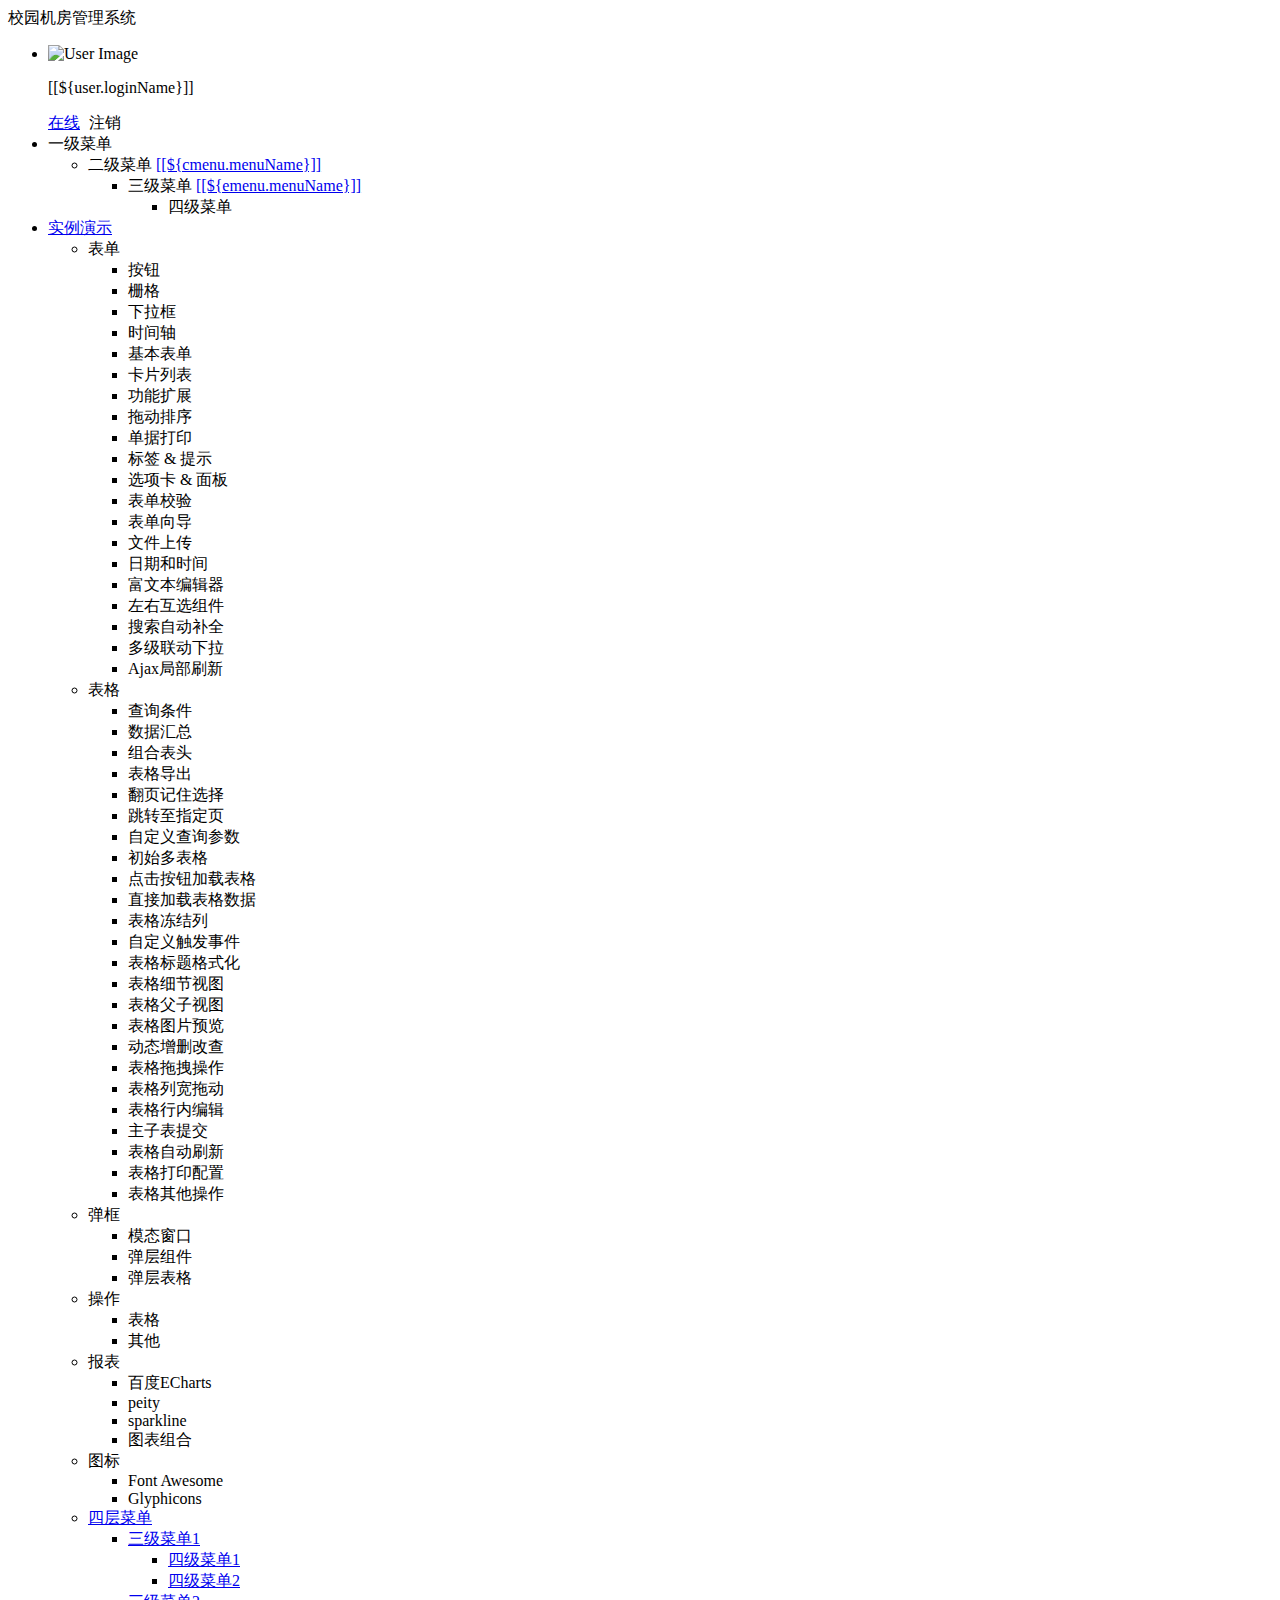
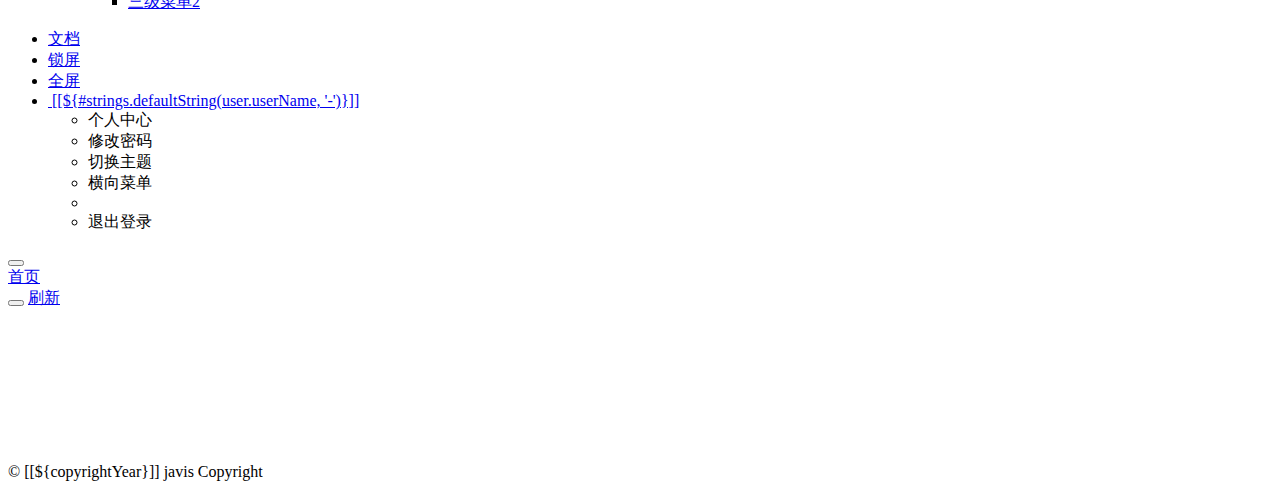
<file: src/main/resources/templates/index.html>
<!DOCTYPE html>
<html  lang="zh" xmlns:th="http://www.thymeleaf.org">
<head>
    <meta charset="utf-8">
    <meta name="viewport" content="width=device-width, initial-scale=1.0">
    <meta name="renderer" content="webkit">
    <title>系统首页</title>
    <!-- 避免IE使用兼容模式 -->
 	<meta http-equiv="X-UA-Compatible" content="IE=edge">
    <link th:href="@{favicon.ico}" rel="shortcut icon"/>
    <link th:href="@{/css/bootstrap.min.css}" rel="stylesheet"/>
    <link th:href="@{/css/jquery.contextMenu.min.css}" rel="stylesheet"/>
    <link th:href="@{/css/font-awesome.min.css}" rel="stylesheet"/>
    <link th:href="@{/css/animate.css}" rel="stylesheet"/>
    <link th:href="@{/css/style.css}" rel="stylesheet"/>
    <link th:href="@{/css/skins.css}" rel="stylesheet"/>
    <link th:href="@{/ruoyi/css/ry-ui.css?v=4.5.1}" rel="stylesheet"/>
</head>
<body class="fixed-sidebar full-height-layout gray-bg" style="overflow: hidden">
<div id="wrapper">

    <!--左侧导航开始-->
    <nav class="navbar-default navbar-static-side" role="navigation">
        <div class="nav-close">
            <i class="fa fa-times-circle"></i>
        </div>
        <a th:href="@{/index}">
            <li class="logo hidden-xs">
                <span class="logo-lg">校园机房管理系统</span>
            </li>
         </a>
        <div class="sidebar-collapse">
            <ul class="nav" id="side-menu">
            	<li>
            		<div class="user-panel">
            			<a class="menuItem noactive" title="个人中心" th:href="@{/system/user/profile}">
            				<div class="hide" th:text="个人中心"></div>
					        <div class="pull-left image">
		                    	<img th:src="(${#strings.isEmpty(user.avatar)}) ? @{/img/profile.jpg} : @{${user.avatar}}" th:onerror="this.src='img/profile.jpg'" class="img-circle" alt="User Image">
					        </div>
				        </a>
				        <div class="pull-left info">
				          <p>[[${user.loginName}]]</p>
				          <a href="#"><i class="fa fa-circle text-success"></i> 在线</a>
				          <a th:href="@{logout}" style="padding-left:5px;"><i class="fa fa-sign-out text-danger"></i> 注销</a>
				        </div>
				    </div>
            	</li>
<!--                 <li> -->
<!--                     <a class="menuItem" th:href="@{/system/main}"><i class="fa fa-home"></i> <span class="nav-label">首页</span> </a> -->
<!--                 </li> -->
                <li th:each="menu : ${menus}">
                	<a th:class="@{${!#strings.isEmpty(menu.url) && menu.url != '#'} ? ${menu.target}}" th:href="@{${#strings.isEmpty(menu.url)} ? |#| : ${menu.url}}" th:data-refresh="${menu.isRefresh == '0'}">
                		<i class="fa fa-bar-chart-o" th:class="${menu.icon}"></i>
                    	<span class="nav-label" th:text="${menu.menuName}">一级菜单</span>
                    	<span th:class="${#strings.isEmpty(menu.url) || menu.url == '#'} ? |fa arrow|"></span>
                	</a>
                    <ul class="nav nav-second-level collapse">
						<li th:each="cmenu : ${menu.children}">
							<a th:if="${#lists.isEmpty(cmenu.children)}" th:class="${#strings.isEmpty(cmenu.target)} ? |menuItem| : ${cmenu.target}" th:utext="${cmenu.menuName}" th:href="@{${cmenu.url}}" th:data-refresh="${cmenu.isRefresh == '0'}">二级菜单</a>
							<a th:if="${not #lists.isEmpty(cmenu.children)}" href="#">[[${cmenu.menuName}]]<span class="fa arrow"></span></a>
							<ul th:if="${not #lists.isEmpty(cmenu.children)}" class="nav nav-third-level">
								<li th:each="emenu : ${cmenu.children}">
								    <a th:if="${#lists.isEmpty(emenu.children)}" th:class="${#strings.isEmpty(emenu.target)} ? |menuItem| : ${emenu.target}" th:text="${emenu.menuName}" th:href="@{${emenu.url}}" th:data-refresh="${emenu.isRefresh == '0'}">三级菜单</a>
								    <a th:if="${not #lists.isEmpty(emenu.children)}" href="#">[[${emenu.menuName}]]<span class="fa arrow"></span></a>
								    <ul th:if="${not #lists.isEmpty(emenu.children)}" class="nav nav-four-level">
								      	<li th:each="fmenu : ${emenu.children}"><a th:if="${#lists.isEmpty(fmenu.children)}" th:class="${#strings.isEmpty(fmenu.target)} ? |menuItem| : ${fmenu.target}" th:text="${fmenu.menuName}" th:href="@{${fmenu.url}}" th:data-refresh="${fmenu.isRefresh == '0'}">四级菜单</a></li>
								    </ul>
								</li>
							</ul>
						</li>
					</ul>
                </li>
                <li th:if="${demoEnabled}">
                    <a href="#"><i class="fa fa-desktop"></i><span class="nav-label">实例演示</span><span class="fa arrow"></span></a>
                    <ul class="nav nav-second-level collapse">
                        <li> <a>表单<span class="fa arrow"></span></a>
                            <ul class="nav nav-third-level">
								<li><a class="menuItem" th:href="@{/demo/form/button}">按钮</a></li>
								<li><a class="menuItem" th:href="@{/demo/form/grid}">栅格</a></li>
								<li><a class="menuItem" th:href="@{/demo/form/select}">下拉框</a></li>
								<li><a class="menuItem" th:href="@{/demo/form/timeline}">时间轴</a></li>
								<li><a class="menuItem" th:href="@{/demo/form/basic}">基本表单</a></li>
								<li><a class="menuItem" th:href="@{/demo/form/cards}">卡片列表</a></li>
								<li><a class="menuItem" th:href="@{/demo/form/jasny}">功能扩展</a></li>
								<li><a class="menuItem" th:href="@{/demo/form/sortable}">拖动排序</a></li>
								<li><a class="menuItem" th:href="@{/demo/form/invoice}">单据打印</a></li>
								<li><a class="menuItem" th:href="@{/demo/form/labels_tips}">标签 & 提示</a></li>
								<li><a class="menuItem" th:href="@{/demo/form/tabs_panels}">选项卡 & 面板</a></li>
								<li><a class="menuItem" th:href="@{/demo/form/validate}">表单校验</a></li>
								<li><a class="menuItem" th:href="@{/demo/form/wizard}">表单向导</a></li>
								<li><a class="menuItem" th:href="@{/demo/form/upload}">文件上传</a></li>
								<li><a class="menuItem" th:href="@{/demo/form/datetime}">日期和时间</a></li>
								<li><a class="menuItem" th:href="@{/demo/form/summernote}">富文本编辑器</a></li>
								<li><a class="menuItem" th:href="@{/demo/form/duallistbox}">左右互选组件</a></li>
								<li><a class="menuItem" th:href="@{/demo/form/autocomplete}">搜索自动补全</a></li>
								<li><a class="menuItem" th:href="@{/demo/form/cxselect}">多级联动下拉</a></li>
								<li><a class="menuItem" th:href="@{/demo/form/localrefresh}">Ajax局部刷新</a></li>
							</ul>
                        </li>
                        <li> <a>表格<span class="fa arrow"></span></a>
                            <ul class="nav nav-third-level">
								<li><a class="menuItem" th:href="@{/demo/table/search}">查询条件</a></li>
								<li><a class="menuItem" th:href="@{/demo/table/footer}">数据汇总</a></li>
								<li><a class="menuItem" th:href="@{/demo/table/groupHeader}">组合表头</a></li>
								<li><a class="menuItem" th:href="@{/demo/table/export}">表格导出</a></li>
								<li><a class="menuItem" th:href="@{/demo/table/remember}">翻页记住选择</a></li>
								<li><a class="menuItem" th:href="@{/demo/table/pageGo}">跳转至指定页</a></li>
								<li><a class="menuItem" th:href="@{/demo/table/params}">自定义查询参数</a></li>
								<li><a class="menuItem" th:href="@{/demo/table/multi}">初始多表格</a></li>
								<li><a class="menuItem" th:href="@{/demo/table/button}">点击按钮加载表格</a></li>
								<li><a class="menuItem" th:href="@{/demo/table/data}">直接加载表格数据</a></li>
								<li><a class="menuItem" th:href="@{/demo/table/fixedColumns}">表格冻结列</a></li>
								<li><a class="menuItem" th:href="@{/demo/table/event}">自定义触发事件</a></li>
								<li><a class="menuItem" th:href="@{/demo/table/headerStyle}">表格标题格式化</a></li>
								<li><a class="menuItem" th:href="@{/demo/table/detail}">表格细节视图</a></li>
								<li><a class="menuItem" th:href="@{/demo/table/child}">表格父子视图</a></li>
								<li><a class="menuItem" th:href="@{/demo/table/image}">表格图片预览</a></li>
								<li><a class="menuItem" th:href="@{/demo/table/curd}">动态增删改查</a></li>
								<li><a class="menuItem" th:href="@{/demo/table/reorder}">表格拖拽操作</a></li>
								<li><a class="menuItem" th:href="@{/demo/table/resizable}">表格列宽拖动</a></li>
								<li><a class="menuItem" th:href="@{/demo/table/editable}">表格行内编辑</a></li>
								<li><a class="menuItem" th:href="@{/demo/table/subdata}">主子表提交</a></li>
								<li><a class="menuItem" th:href="@{/demo/table/refresh}">表格自动刷新</a></li>
								<li><a class="menuItem" th:href="@{/demo/table/print}">表格打印配置</a></li>
								<li><a class="menuItem" th:href="@{/demo/table/other}">表格其他操作</a></li>
							</ul>
                        </li>
                        <li> <a>弹框<span class="fa arrow"></span></a>
                            <ul class="nav nav-third-level">
								<li><a class="menuItem" th:href="@{/demo/modal/dialog}">模态窗口</a></li>
								<li><a class="menuItem" th:href="@{/demo/modal/layer}">弹层组件</a></li>
								<li><a class="menuItem" th:href="@{/demo/modal/table}">弹层表格</a></li>
							</ul>
                        </li>
                        <li> <a>操作<span class="fa arrow"></span></a>
                            <ul class="nav nav-third-level">
								<li><a class="menuItem" th:href="@{/demo/operate/table}">表格</a></li>
								<li><a class="menuItem" th:href="@{/demo/operate/other}">其他</a></li>
							</ul>
                        </li>
                        <li> <a>报表<span class="fa arrow"></span></a>
                            <ul class="nav nav-third-level">
								<li><a class="menuItem" th:href="@{/demo/report/echarts}">百度ECharts</a></li>
								<li><a class="menuItem" th:href="@{/demo/report/peity}">peity</a></li>
								<li><a class="menuItem" th:href="@{/demo/report/sparkline}">sparkline</a></li>
								<li><a class="menuItem" th:href="@{/demo/report/metrics}">图表组合</a></li>
							</ul>
                        </li>
                        <li> <a>图标<span class="fa arrow"></span></a>
                            <ul class="nav nav-third-level">
								<li><a class="menuItem" th:href="@{/demo/icon/fontawesome}">Font Awesome</a></li>
								<li><a class="menuItem" th:href="@{/demo/icon/glyphicons}">Glyphicons</a></li>
							</ul>
                        </li>
                        <li>
	                        <a href="#"><i class="fa fa-sitemap"></i>四层菜单<span class="fa arrow"></span></a>
	                        <ul class="nav nav-third-level collapse">
	                            <li>
	                                <a href="#" id="damian">三级菜单1<span class="fa arrow"></span></a>
	                                <ul class="nav nav-third-level">
	                                    <li>
	                                        <a href="#">四级菜单1</a>
	                                    </li>
	                                    <li>
	                                        <a href="#">四级菜单2</a>
	                                    </li>
	                                </ul>
	                            </li>
	                            <li><a href="#">三级菜单2</a></li>
	                        </ul>
	                    </li>
                    </ul>
                </li>
            </ul>
        </div>
    </nav>
    <!--左侧导航结束-->

    <!--右侧部分开始-->
    <div id="page-wrapper" class="gray-bg dashbard-1">
        <div class="row border-bottom">
            <nav class="navbar navbar-static-top" role="navigation" style="margin-bottom: 0">
                <div class="navbar-header">
                    <a class="navbar-minimalize minimalize-styl-2" style="color:#FFF;" href="#" title="收起菜单">
                    	<i class="fa fa-bars"></i>
                    </a>
                </div>
                <ul class="nav navbar-top-links navbar-right welcome-message">
                    <li><a data-toggle="tooltip" data-trigger="hover" data-placement="bottom" title="开发文档" href="http://doc.ruoyi.vip/ruoyi" target="_blank"><i class="fa fa-question-circle"></i> 文档</a></li>
                    <li><a data-toggle="tooltip" data-trigger="hover" data-placement="bottom" title="锁定屏幕" href="#" id="lockScreen"><i class="fa fa-lock"></i> 锁屏</a></li>
	                <li><a data-toggle="tooltip" data-trigger="hover" data-placement="bottom" title="全屏显示" href="#" id="fullScreen"><i class="fa fa-arrows-alt"></i> 全屏</a></li>
                    <li class="dropdown user-menu">
						<a href="javascript:void(0)" class="dropdown-toggle" data-hover="dropdown">
							<img th:src="(${#strings.isEmpty(user.avatar)}) ? @{/img/profile.jpg} : @{${user.avatar}}" th:onerror="this.src='img/profile.jpg'" class="user-image">
							<span class="hidden-xs">[[${#strings.defaultString(user.userName, '-')}]]</span>
						</a>
						<ul class="dropdown-menu">
							<li class="mt5">
								<a th:href="@{/system/user/profile}" class="menuItem">
								<i class="fa fa-user"></i> 个人中心</a>
							</li>
							<li>
								<a onclick="resetPwd()">
								<i class="fa fa-key"></i> 修改密码</a>
							</li>
							<li>
								<a onclick="switchSkin()">
								<i class="fa fa-dashboard"></i> 切换主题</a>
							</li>
							<li>
								<a onclick="toggleMenu()">
								<i class="fa fa-toggle-off"></i> 横向菜单</a>
							</li>
							<li class="divider"></li>
							<li>
								<a th:href="@{logout}">
								<i class="fa fa-sign-out"></i> 退出登录</a>
							</li>
						</ul>
					</li>
                </ul>
            </nav>
        </div>
        <div class="row content-tabs">
            <button class="roll-nav roll-left tabLeft">
                <i class="fa fa-backward"></i>
            </button>
            <nav class="page-tabs menuTabs">
                <div class="page-tabs-content">
                    <a href="javascript:;" class="active menuTab" th:data-id="@{/system/main}">首页</a>
                </div>
            </nav>
            <button class="roll-nav roll-right tabRight">
                <i class="fa fa-forward"></i>
            </button>
            <a href="javascript:void(0);" class="roll-nav roll-right tabReload"><i class="fa fa-refresh"></i> 刷新</a>
        </div>

        <a id="ax_close_max" class="ax_close_max" href="#" title="关闭全屏"> <i class="fa fa-times-circle-o"></i> </a>

        <div class="row mainContent" id="content-main" th:style="${#bools.isFalse(ignoreFooter)} ? |height: calc(100% - 91px)|">
            <iframe class="RuoYi_iframe" name="iframe0" width="100%" height="100%" th:data-id="@{/system/main}"
                    th:src="@{/system/main}" frameborder="0" seamless></iframe>
        </div>
        
        <div th:if="${ignoreFooter}" class="footer">
            <div class="pull-right">© [[${copyrightYear}]] javis Copyright </div>
        </div>
    </div>
    <!--右侧部分结束-->
</div>
<!-- 全局js -->
<script th:src="@{/js/jquery.min.js}"></script>
<script th:src="@{/js/bootstrap.min.js}"></script>
<script th:src="@{/js/plugins/metisMenu/jquery.metisMenu.js}"></script>
<script th:src="@{/js/plugins/slimscroll/jquery.slimscroll.min.js}"></script>
<script th:src="@{/js/jquery.contextMenu.min.js}"></script>
<script th:src="@{/ajax/libs/blockUI/jquery.blockUI.js}"></script>
<script th:src="@{/ajax/libs/layer/layer.min.js}"></script>
<script th:src="@{/ruoyi/js/ry-ui.js?v=4.5.1}"></script>
<script th:src="@{/ruoyi/js/common.js?v=4.5.1}"></script>
<script th:src="@{/ruoyi/index.js?v=20201208}"></script>
<script th:src="@{/ajax/libs/fullscreen/jquery.fullscreen.js}"></script>
<script th:inline="javascript">
window.history.forward(1);
var ctx = [[@{/}]]; 
var lockscreen = [[${session.lockscreen}]]; 
if(lockscreen){window.top.location=ctx+"lockscreen";}
// 皮肤缓存
var skin = storage.get("skin");
// history（表示去掉地址的#）否则地址以"#"形式展示
var mode = "history";
// 历史访问路径缓存
var historyPath = storage.get("historyPath");
// 是否页签与菜单联动
var isLinkage = true;

// 本地主题优先，未设置取系统配置
if($.common.isNotEmpty(skin)){
	$("body").addClass(skin.split('|')[0]);
	$("body").addClass(skin.split('|')[1]);
} else {
	$("body").addClass([[${sideTheme}]]);
	$("body").addClass([[${skinName}]]);
}

/* 用户管理-重置密码 */
function resetPwd() {
    var url = ctx + 'system/user/profile/resetPwd';
    $.modal.open("重置密码", url, '770', '380');
}

/* 切换主题 */
function switchSkin() {
    layer.open({
		type : 2,
		shadeClose : true,
		title : "切换主题",
		area : ["530px", "386px"],
		content : [ctx + "system/switchSkin", 'no']
	})
}

/* 切换菜单 */
function toggleMenu() {
	$.modal.confirm("确认要切换成横向菜单吗？", function() {
		$.get(ctx + 'system/menuStyle/topnav', function(result) {
            window.location.reload();
	    });
	})
}

/** 刷新时访问路径页签 */
function applyPath(url) {
	$('a[href$="' + decodeURI(url) + '"]').click();
	if (!$('a[href$="' + url + '"]').hasClass("noactive")) {
	    $('a[href$="' + url + '"]').parent("li").addClass("selected").parents("li").addClass("active").end().parents("ul").addClass("in");
	}
}

$(function() {
	if($.common.equals("history", mode) && window.performance.navigation.type == 1) {
		var url = storage.get('publicPath');
	    if ($.common.isNotEmpty(url)) {
	    	applyPath(url);
	    }
	} else {
		var hash = location.hash;
	    if ($.common.isNotEmpty(hash)) {
	        var url = hash.substring(1, hash.length);
	        applyPath(url);
	    } else {
	    	if($.common.equals("history", mode)) {
	    		storage.set('publicPath', "");
	    	}
	    }
	}
	
	/* 初始密码提示 */
	if([[${isDefaultModifyPwd}]]) {
		layer.confirm("您的密码还是初始密码，请修改密码！", {
			icon: 0,
			title: "安全提示",
			btn: ['确认'	, '取消'],
			offset: ['30%']
		}, function (index) {
			resetPwd();
			layer.close(index);
		});
	}
	
	/* 过期密码提示 */
	if([[${isPasswordExpired}]]) {
		layer.confirm("您的密码已过期，请尽快修改密码！", {
			icon: 0,
			title: "安全提示",
			btn: ['确认'	, '取消'],
			offset: ['30%']
		}, function (index) {
			resetPwd();
			layer.close(index);
		});
	}
	$("[data-toggle='tooltip']").tooltip();
});
</script>
</body>
</html>
</file>
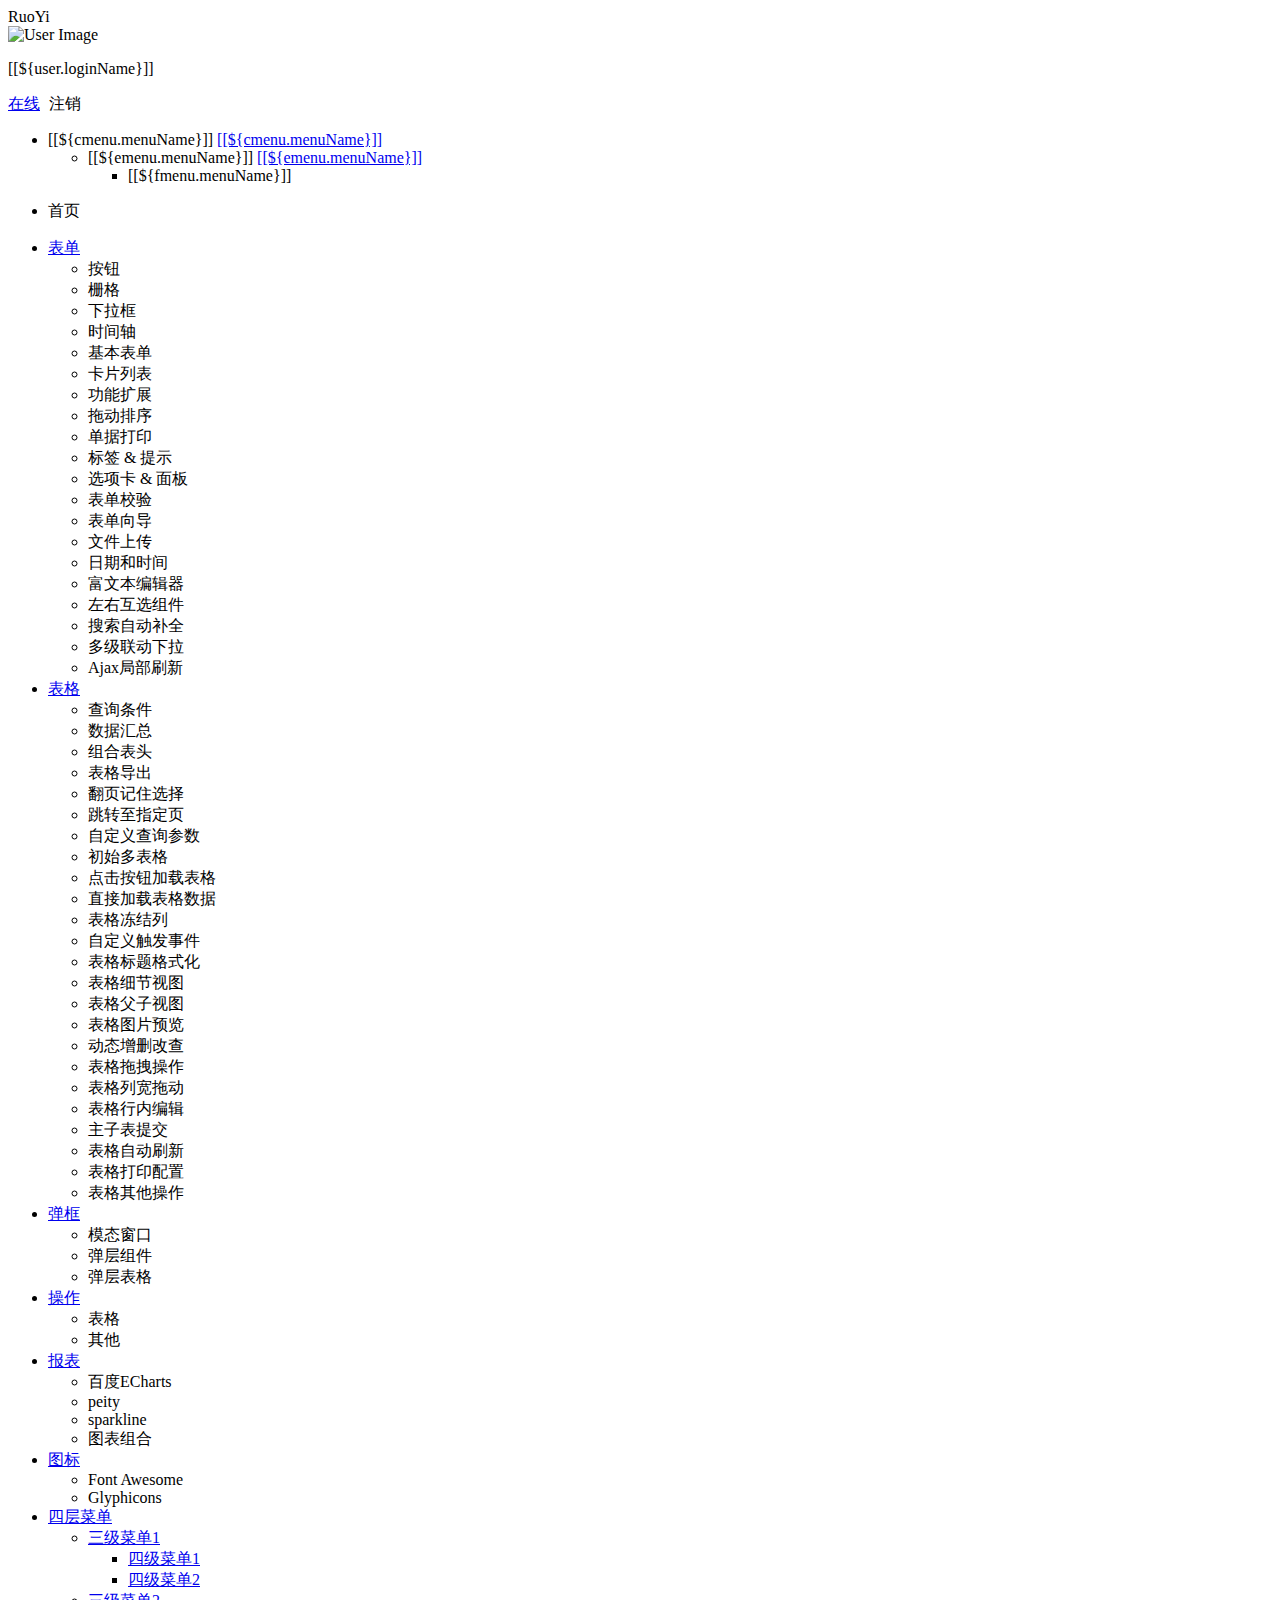
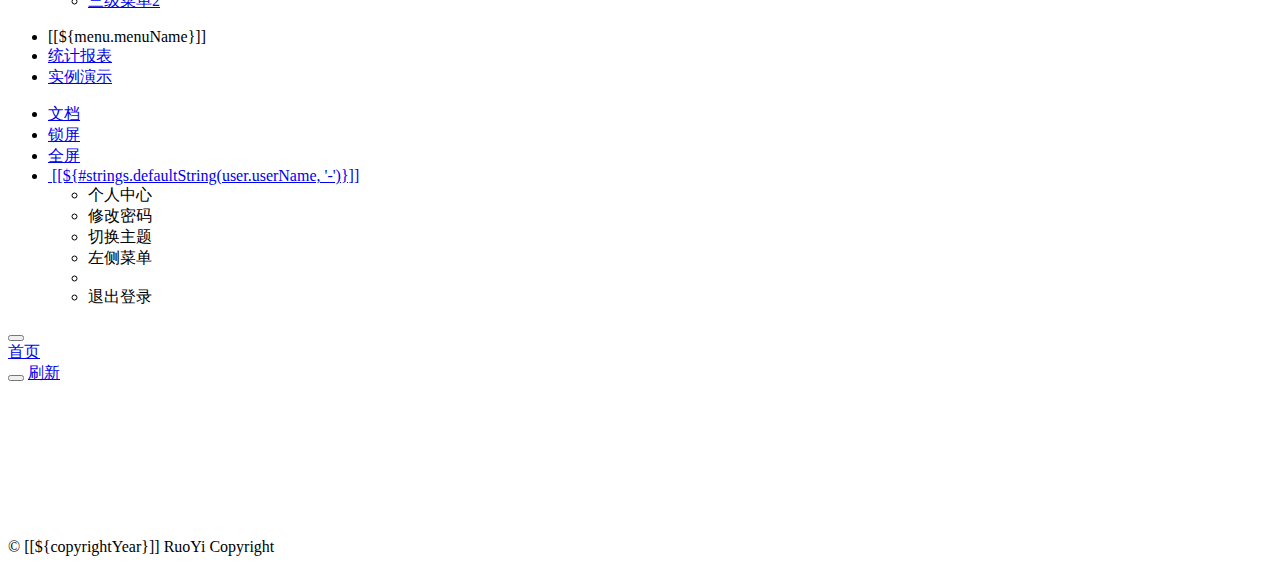
<file: src/main/resources/templates/index-topnav.html>
<!DOCTYPE html>
<html  lang="zh" xmlns:th="http://www.thymeleaf.org">
<head>
    <meta charset="utf-8">
    <meta name="viewport" content="width=device-width, initial-scale=1.0">
    <meta name="renderer" content="webkit">
    <title>若依系统首页</title>
    <!-- 避免IE使用兼容模式 -->
 	<meta http-equiv="X-UA-Compatible" content="IE=edge">
    <link th:href="@{favicon.ico}" rel="shortcut icon"/>
    <link th:href="@{/css/bootstrap.min.css}" rel="stylesheet"/>
    <link th:href="@{/css/jquery.contextMenu.min.css}" rel="stylesheet"/>
    <link th:href="@{/css/font-awesome.min.css}" rel="stylesheet"/>
    <link th:href="@{/css/animate.css}" rel="stylesheet"/>
    <link th:href="@{/css/style.css}" rel="stylesheet"/>
    <link th:href="@{/css/skins.css?v=20200902}" rel="stylesheet"/>
    <link th:href="@{/ruoyi/css/ry-ui.css?v=4.5.1}" rel="stylesheet"/>
</head>
<body class="fixed-sidebar full-height-layout gray-bg" style="overflow: hidden">
<div id="wrapper">

    <!--左侧导航开始-->
    <nav class="navbar-default navbar-static-side" role="navigation">
        <div class="nav-close">
            <i class="fa fa-times-circle"></i>
        </div>
        <a th:href="@{/index}">
            <li class="logo hidden-xs">
                <span class="logo-lg">RuoYi</span>
            </li>
         </a>
        <div class="sidebar-collapse tab-content" id="side-menu">
			<div class="user-panel">
				<a class="menuItem noactive" title="个人中心" th:href="@{/system/user/profile}">
					<div class="hide" th:text="个人中心"></div>
					<div class="pull-left image">
						<img th:src="(${#strings.isEmpty(user.avatar)}) ? @{/img/profile.jpg} : @{${user.avatar}}" th:onerror="this.src='img/profile.jpg'" class="img-circle" alt="User Image">
					</div>
				</a>
				<div class="pull-left info">
				  <p>[[${user.loginName}]]</p>
				  <a href="#"><i class="fa fa-circle text-success"></i> 在线</a>
				  <a th:href="@{logout}" style="padding-left:5px;"><i class="fa fa-sign-out text-danger"></i> 注销</a>
				</div>
			</div>
			
            <!-- 左侧菜单 -->
			<th:block th:each="menu : ${menus}">
			<div class="tab-pane fade height-full" th:id="|menu_${menu.menuId}|">
			  <ul class="nav">
                <li th:each="cmenu : ${menu.children}">
			      <a class="menu-content" th:if="${#lists.isEmpty(cmenu.children)}" th:href="@{${cmenu.url}}" th:classappend="${#strings.isEmpty(cmenu.target)} ? |menuItem| : ${cmenu.target}" th:data-refresh="${cmenu.isRefresh == '0'}">
			        <i th:class="${cmenu.icon} + ' fa-fw'"></i> <span class="nav-label">[[${cmenu.menuName}]]</span>
			      </a>
			      <a class="menu-content" th:if="${not #lists.isEmpty(cmenu.children)}" href="#">
			        <i th:class="${cmenu.icon} + ' fa-fw'"></i>
			        <span class="nav-label">[[${cmenu.menuName}]]</span>
			        <span class="fa arrow"></span>
                  </a>
				  <ul th:if="${not #lists.isEmpty(cmenu.children)}" class="nav nav-second-level collapse">
				    <li th:each="emenu : ${cmenu.children}">
				      <a th:if="${#lists.isEmpty(emenu.children)}" th:href="@{${emenu.url}}" th:class="${#strings.isEmpty(emenu.target)} ? |menuItem| : ${emenu.target}" th:data-refresh="${emenu.isRefresh == '0'}">
				        <i th:class="${emenu.icon} + ' fa-fw'"></i> 
				        [[${emenu.menuName}]]
				      </a>
				      <a th:if="${not #lists.isEmpty(emenu.children)}" href="#">
				        <i th:class="${emenu.icon} + ' fa-fw'"></i> 
				        [[${emenu.menuName}]]
				        <span class="fa arrow"></span>
				      </a>
				      <ul th:if="${not #lists.isEmpty(emenu.children)}" class="nav nav-third-level collapse">
				        <li th:each="fmenu : ${emenu.children}"><a th:if="${#lists.isEmpty(fmenu.children)}" th:class="${#strings.isEmpty(fmenu.target)} ? |menuItem| : ${fmenu.target}" th:href="@{${fmenu.url}}" th:data-refresh="${fmenu.isRefresh == '0'}">[[${fmenu.menuName}]]</a></li>
				      </ul>
				    </li>
				  </ul>
                </li>
			  </ul>
			</div>
			</th:block>
			
			<!-- 首页菜单 -->
			<div class="tab-pane fade height-full" id="index">
			  <ul class="nav">
			    <li>
			      <a class="menuItem" th:href="@{/system/main}">
			      <i class="fa fa-home"></i> <span class="nav-label">首页</span></a>
			    </li>
			  </ul>
			</div>
			
            <!-- 实例演示菜单 -->
			<div class="tab-pane fade height-full" id="demo" th:if="${demoEnabled}">
			  <ul class="nav">
			    <li>
			      <a href="#"><i class="fa fa-edit"></i> <span class="nav-label">表单</span><span class="fa arrow"></span></a>
			      <ul class="nav nav-second-level collapse">
					<li><a class="menuItem" th:href="@{/demo/form/button}">按钮</a></li>
					<li><a class="menuItem" th:href="@{/demo/form/grid}">栅格</a></li>
					<li><a class="menuItem" th:href="@{/demo/form/select}">下拉框</a></li>
					<li><a class="menuItem" th:href="@{/demo/form/timeline}">时间轴</a></li>
					<li><a class="menuItem" th:href="@{/demo/form/basic}">基本表单</a></li>
					<li><a class="menuItem" th:href="@{/demo/form/cards}">卡片列表</a></li>
					<li><a class="menuItem" th:href="@{/demo/form/jasny}">功能扩展</a></li>
					<li><a class="menuItem" th:href="@{/demo/form/sortable}">拖动排序</a></li>
					<li><a class="menuItem" th:href="@{/demo/form/invoice}">单据打印</a></li>
					<li><a class="menuItem" th:href="@{/demo/form/labels_tips}">标签 & 提示</a></li>
					<li><a class="menuItem" th:href="@{/demo/form/tabs_panels}">选项卡 & 面板</a></li>
					<li><a class="menuItem" th:href="@{/demo/form/validate}">表单校验</a></li>
					<li><a class="menuItem" th:href="@{/demo/form/wizard}">表单向导</a></li>
					<li><a class="menuItem" th:href="@{/demo/form/upload}">文件上传</a></li>
					<li><a class="menuItem" th:href="@{/demo/form/datetime}">日期和时间</a></li>
					<li><a class="menuItem" th:href="@{/demo/form/summernote}">富文本编辑器</a></li>
					<li><a class="menuItem" th:href="@{/demo/form/duallistbox}">左右互选组件</a></li>
					<li><a class="menuItem" th:href="@{/demo/form/autocomplete}">搜索自动补全</a></li>
					<li><a class="menuItem" th:href="@{/demo/form/cxselect}">多级联动下拉</a></li>
					<li><a class="menuItem" th:href="@{/demo/form/localrefresh}">Ajax局部刷新</a></li>
			      </ul>
			    </li>
			    <li>
			      <a href="#"><i class="fa fa-table"></i> <span class="nav-label">表格</span><span class="fa arrow"></span></a>
			      <ul class="nav nav-second-level collapse">
					<li><a class="menuItem" th:href="@{/demo/table/search}">查询条件</a></li>
					<li><a class="menuItem" th:href="@{/demo/table/footer}">数据汇总</a></li>
					<li><a class="menuItem" th:href="@{/demo/table/groupHeader}">组合表头</a></li>
					<li><a class="menuItem" th:href="@{/demo/table/export}">表格导出</a></li>
					<li><a class="menuItem" th:href="@{/demo/table/remember}">翻页记住选择</a></li>
					<li><a class="menuItem" th:href="@{/demo/table/pageGo}">跳转至指定页</a></li>
					<li><a class="menuItem" th:href="@{/demo/table/params}">自定义查询参数</a></li>
					<li><a class="menuItem" th:href="@{/demo/table/multi}">初始多表格</a></li>
					<li><a class="menuItem" th:href="@{/demo/table/button}">点击按钮加载表格</a></li>
					<li><a class="menuItem" th:href="@{/demo/table/data}">直接加载表格数据</a></li>
					<li><a class="menuItem" th:href="@{/demo/table/fixedColumns}">表格冻结列</a></li>
					<li><a class="menuItem" th:href="@{/demo/table/event}">自定义触发事件</a></li>
					<li><a class="menuItem" th:href="@{/demo/table/headerStyle}">表格标题格式化</a></li>
					<li><a class="menuItem" th:href="@{/demo/table/detail}">表格细节视图</a></li>
					<li><a class="menuItem" th:href="@{/demo/table/child}">表格父子视图</a></li>
					<li><a class="menuItem" th:href="@{/demo/table/image}">表格图片预览</a></li>
					<li><a class="menuItem" th:href="@{/demo/table/curd}">动态增删改查</a></li>
					<li><a class="menuItem" th:href="@{/demo/table/reorder}">表格拖拽操作</a></li>
					<li><a class="menuItem" th:href="@{/demo/table/resizable}">表格列宽拖动</a></li>
					<li><a class="menuItem" th:href="@{/demo/table/editable}">表格行内编辑</a></li>
					<li><a class="menuItem" th:href="@{/demo/table/subdata}">主子表提交</a></li>
					<li><a class="menuItem" th:href="@{/demo/table/refresh}">表格自动刷新</a></li>
					<li><a class="menuItem" th:href="@{/demo/table/print}">表格打印配置</a></li>
					<li><a class="menuItem" th:href="@{/demo/table/other}">表格其他操作</a></li>
			      </ul>
			    </li>
			    <li>
			      <a href="#"><i class="fa fa-flask"></i> <span class="nav-label">弹框</span><span class="fa arrow"></span></a>
			      <ul class="nav nav-second-level collapse">
					<li><a class="menuItem" th:href="@{/demo/modal/dialog}">模态窗口</a></li>
					<li><a class="menuItem" th:href="@{/demo/modal/layer}">弹层组件</a></li>
					<li><a class="menuItem" th:href="@{/demo/modal/table}">弹层表格</a></li>
			      </ul>
			    </li>
			    <li>
			      <a href="#"><i class="fa fa-wpforms"></i> <span class="nav-label">操作</span><span class="fa arrow"></span></a>
			      <ul class="nav nav-second-level collapse">
					<li><a class="menuItem" th:href="@{/demo/operate/table}">表格</a></li>
					<li><a class="menuItem" th:href="@{/demo/operate/other}">其他</a></li>
			      </ul>
			    </li>
			    <li>
			      <a href="#"><i class="fa fa-bar-chart-o"></i> <span class="nav-label">报表</span><span class="fa arrow"></span></a>
			      <ul class="nav nav-second-level collapse">
					<li><a class="menuItem" th:href="@{/demo/report/echarts}">百度ECharts</a></li>
					<li><a class="menuItem" th:href="@{/demo/report/peity}">peity</a></li>
					<li><a class="menuItem" th:href="@{/demo/report/sparkline}">sparkline</a></li>
					<li><a class="menuItem" th:href="@{/demo/report/metrics}">图表组合</a></li>
			      </ul>
			    </li>
			    <li>
			      <a href="#"><i class="fa fa-book"></i> <span class="nav-label">图标</span><span class="fa arrow"></span></a>
			      <ul class="nav nav-second-level collapse">
					<li><a class="menuItem" th:href="@{/demo/icon/fontawesome}">Font Awesome</a></li>
					<li><a class="menuItem" th:href="@{/demo/icon/glyphicons}">Glyphicons</a></li>
			      </ul>
			    </li>
			    <li>
			      <a href="#"><i class="fa fa-navicon"></i> <span class="nav-label">四层菜单</span><span class="fa arrow"></span></a>
			      <ul class="nav nav-second-level collapse">
					<li>
						<a href="#" id="damian">三级菜单1<span class="fa arrow"></span></a>
						<ul class="nav nav-third-level collapse">
							<li>
								<a href="#">四级菜单1</a>
							</li>
							<li>
								<a href="#">四级菜单2</a>
							</li>
						</ul>
					</li>
					<li><a href="#">三级菜单2</a></li>
			      </ul>
			    </li>
			  </ul>
			</div>
        </div>
    </nav>
    <!--左侧导航结束-->

    <!--右侧部分开始-->
    <div id="page-wrapper" class="gray-bg dashbard-1">
        <div class="row border-bottom">
            <nav class="navbar navbar-static-top" role="navigation" style="margin-bottom: 0">
                <div class="navbar-header">
                    <a class="navbar-minimalize minimalize-styl-2" style="color:#FFF;" href="#" title="收起菜单">
                    	<i class="fa fa-bars"></i>
                    </a>
                </div>
                <!-- 顶部栏 -->
                <div id="navMenu">
                  <ul class="nav navbar-toolbar nav-tabs navbar-left hidden-xs">
                    
                    <!-- 顶部菜单列表 -->
	                <th:block th:each="menu : ${menus}">
               	    <li role="presentation" th:id="|tab_${menu.menuId}|">
                        <a data-toggle="tab" th:class="@{${!#strings.isEmpty(menu.target) && menu.target == 'menuBlank'} ? 'menuBlank'}" th:href="@{${!#strings.isEmpty(menu.target) && menu.target == 'menuBlank'} ? ${menu.url} : |#menu_${menu.menuId}|}">
                            <i th:class="${menu.icon}"></i> <span>[[${menu.menuName}]]</span>
                        </a>
                    </li>
	                </th:block>
	                
	                <li role="presentation" id="tab_index">
                      <a data-toggle="tab" href="#index">
                        <i class="fa fa-area-chart"></i> <span>统计报表</span>
                      </a>
                    </li>
                    
                    <li role="presentation" id="tab_demo" th:if="${demoEnabled}">
                      <a data-toggle="tab" href="#demo">
                        <i class="fa fa-desktop"></i> <span>实例演示</span>
                      </a>
                    </li>
				  </ul>
				</div>
                <!-- 右侧栏 -->
                <ul class="nav navbar-top-links navbar-right welcome-message">
                    <li><a data-toggle="tooltip" data-trigger="hover" data-placement="bottom" title="开发文档" href="http://doc.ruoyi.vip/ruoyi" target="_blank"><i class="fa fa-question-circle"></i> 文档</a></li>
                    <li><a data-toggle="tooltip" data-trigger="hover" data-placement="bottom" title="锁定屏幕" href="#" id="lockScreen"><i class="fa fa-lock"></i> 锁屏</a></li>
	                <li><a data-toggle="tooltip" data-trigger="hover" data-placement="bottom" title="全屏显示" href="#" id="fullScreen"><i class="fa fa-arrows-alt"></i> 全屏</a></li>
                
                    <li class="dropdown user-menu">
						<a href="javascript:void(0)" class="dropdown-toggle" data-hover="dropdown">
							<img th:src="(${#strings.isEmpty(user.avatar)}) ? @{/img/profile.jpg} : @{${user.avatar}}" th:onerror="this.src='img/profile.jpg'" class="user-image">
							<span class="hidden-xs">[[${#strings.defaultString(user.userName, '-')}]]</span>
						</a>
						<ul class="dropdown-menu">
							<li class="mt5">
								<a th:href="@{/system/user/profile}" class="menuItem">
								<i class="fa fa-user"></i> 个人中心</a>
							</li>
							<li>
								<a onclick="resetPwd()">
								<i class="fa fa-key"></i> 修改密码</a>
							</li>
							<li>
								<a onclick="switchSkin()">
								<i class="fa fa-dashboard"></i> 切换主题</a>
							</li>
							<li>
								<a onclick="toggleMenu()">
								<i class="fa fa-toggle-off"></i> 左侧菜单</a>
							</li>
							<li class="divider"></li>
							<li>
								<a th:href="@{logout}">
								<i class="fa fa-sign-out"></i> 退出登录</a>
							</li>
						</ul>
					</li>
                </ul>
            </nav>
        </div>
        <div class="row content-tabs">
            <button class="roll-nav roll-left tabLeft">
                <i class="fa fa-backward"></i>
            </button>
            <nav class="page-tabs menuTabs">
                <div class="page-tabs-content">
                    <a href="javascript:;" class="active menuTab" th:data-id="@{/system/main}">首页</a>
                </div>
            </nav>
            <button class="roll-nav roll-right tabRight">
                <i class="fa fa-forward"></i>
            </button>
            <a href="javascript:void(0);" class="roll-nav roll-right tabReload"><i class="fa fa-refresh"></i> 刷新</a>
        </div>

        <a id="ax_close_max" class="ax_close_max" href="#" title="关闭全屏"> <i class="fa fa-times-circle-o"></i> </a>

        <div class="row mainContent" id="content-main" th:style="${#bools.isFalse(ignoreFooter)} ? |height: calc(100% - 91px)|">
            <iframe class="RuoYi_iframe" name="iframe0" width="100%" height="100%" th:data-id="@{/system/main}"
                    th:src="@{/system/main}" frameborder="0" seamless></iframe>
        </div>
        
        <div th:if="${ignoreFooter}" class="footer">
            <div class="pull-right">© [[${copyrightYear}]] RuoYi Copyright </div>
        </div>
    </div>
    <!--右侧部分结束-->
</div>
<!-- 全局js -->
<script th:src="@{/js/jquery.min.js}"></script>
<script th:src="@{/js/bootstrap.min.js}"></script>
<script th:src="@{/js/plugins/metisMenu/jquery.metisMenu.js}"></script>
<script th:src="@{/js/plugins/slimscroll/jquery.slimscroll.min.js}"></script>
<script th:src="@{/js/jquery.contextMenu.min.js}"></script>
<script th:src="@{/ajax/libs/blockUI/jquery.blockUI.js}"></script>
<script th:src="@{/ajax/libs/layer/layer.min.js}"></script>
<script th:src="@{/ruoyi/js/ry-ui.js?v=4.5.1}"></script>
<script th:src="@{/ruoyi/js/common.js?v=4.5.1}"></script>
<script th:src="@{/ruoyi/index.js?v=20201208}"></script>
<script th:src="@{/ajax/libs/fullscreen/jquery.fullscreen.js}"></script>
<script th:src="@{/js/resize-tabs.js}"></script>
<script th:inline="javascript">
window.history.forward(1);
var ctx = [[@{/}]]; 
var lockscreen = [[${session.lockscreen}]]; 
if(lockscreen){window.top.location=ctx+"lockscreen";}
// 皮肤缓存
var skin = storage.get("skin");
// history（表示去掉地址的#）否则地址以"#"形式展示
var mode = "history";
// 历史访问路径缓存
var historyPath = storage.get("historyPath");
// 是否页签与菜单联动
var isLinkage = true;

// 本地主题优先，未设置取系统配置
if($.common.isNotEmpty(skin)){
	$("body").addClass(skin.split('|')[0]);
	$("body").addClass(skin.split('|')[1]);
} else {
	$("body").addClass([[${sideTheme}]]);
	$("body").addClass([[${skinName}]]);
}

/* 用户管理-重置密码 */
function resetPwd() {
    var url = ctx + 'system/user/profile/resetPwd';
    $.modal.open("重置密码", url, '770', '380');
}
/* 切换主题 */
function switchSkin() {
    layer.open({
		type : 2,
		shadeClose : true,
		title : "切换主题",
		area : ["530px", "386px"],
		content : [ctx + "system/switchSkin", 'no']
	})
}

/* 切换菜单 */
function toggleMenu() {
	$.modal.confirm("确认要切换成左侧菜单吗？", function() {
		$.get(ctx + 'system/menuStyle/default', function(result) {
            window.location.reload();
	    });
	})
}

/** 刷新时访问路径页签 */
function applyPath(url) {
	var $dataObj = $('a[href$="' + decodeURI(url) + '"]');
	$dataObj.click();
	if (!$dataObj.hasClass("noactive")) {
	    $dataObj.parent("li").addClass("selected").parents("li").addClass("active").end().parents("ul").addClass("in");
	}
	// 顶部菜单同步处理
    var tabStr = $dataObj.parents(".tab-pane").attr("id");
    if ($.common.isNotEmpty(tabStr)) {
        var sepIndex = tabStr.lastIndexOf('_');
        var menuId = tabStr.substring(sepIndex + 1, tabStr.length);
        $("#tab_" + menuId + " a").click();
    }
}

$(function() {
	if($.common.equals("history", mode) && window.performance.navigation.type == 1) {
		var url = storage.get('publicPath');
	    if ($.common.isNotEmpty(url)) {
	    	applyPath(url);
	    } else {
	    	$(".navbar-toolbar li a").eq(0).click();
	    }
	} else {
		var hash = location.hash;
	    if ($.common.isNotEmpty(hash)) {
	        var url = hash.substring(1, hash.length);
	        applyPath(url);
	    } else {
	    	if($.common.equals("history", mode)) {
	    		storage.set('publicPath', "");
	    	}
	    	$(".navbar-toolbar li a").eq(0).click();
	    }
	}
	
	/* 初始密码提示 */
	if([[${isDefaultModifyPwd}]]) {
		layer.confirm("您的密码还是初始密码，请修改密码！", {
			icon: 0,
			title: "安全提示",
			btn: ['确认'	, '取消'],
			offset: ['30%']
		}, function (index) {
			resetPwd();
			layer.close(index);
		});
	}
	
	/* 过期密码提示 */
	if([[${isPasswordExpired}]]) {
		layer.confirm("您的密码已过期，请尽快修改密码！", {
			icon: 0,
			title: "安全提示",
			btn: ['确认'	, '取消'],
			offset: ['30%']
		}, function (index) {
			resetPwd();
			layer.close(index);
		});
	}
	
	$("[data-toggle='tooltip']").tooltip();
});
</script>
</body>
</html>
</file>
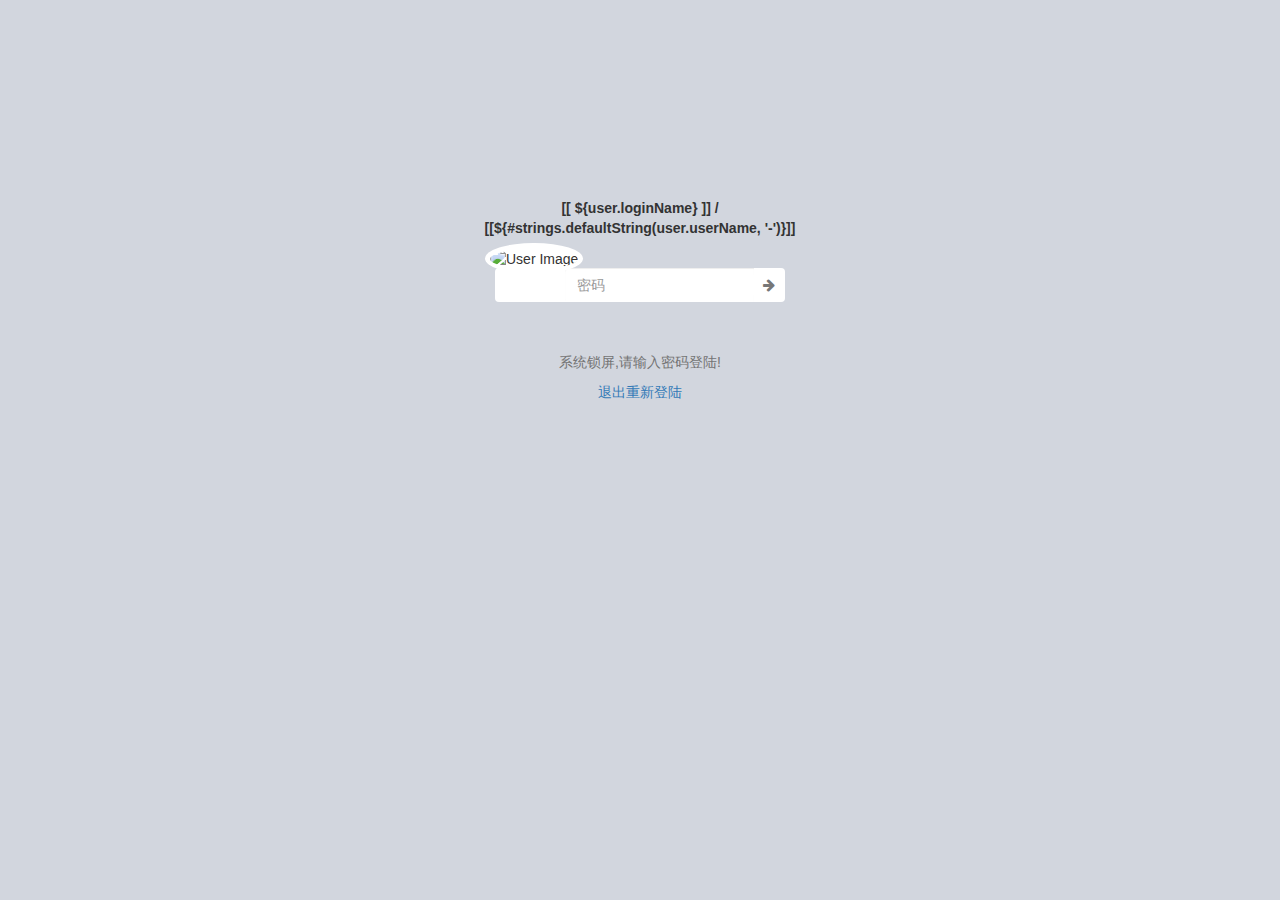
<file: src/main/resources/templates/lock.html>
<!DOCTYPE html>
<html lang="zh" xmlns:th="http://www.thymeleaf.org">
<head>
    <meta charset="utf-8">
    <meta name="viewport" content="width=device-width, initial-scale=1.0">
    <!--360浏览器优先以webkit内核解析-->
    <title>锁定屏幕</title>
    <link th:href="@{favicon.ico}" rel="shortcut icon"/>
    <link href="../static/css/bootstrap.min.css" th:href="@{/css/bootstrap.min.css}" rel="stylesheet"/>
    <link href="../static/css/font-awesome.min.css" th:href="@{/css/font-awesome.min.css}" rel="stylesheet"/>
	<style>.lockscreen{background:#d2d6de;height:auto;}.lockscreen .lockscreen-name{text-align:center;font-weight:600;margin-top:50px;margin-bottom:30px;}.lockscreen-wrapper{max-width:400px;margin:10% auto;z-index:800;position:relative;}.lockscreen .lockscreen-name{text-align:center;font-weight:600;margin-top:50px;margin-bottom:30px;}.lockscreen-item{border-radius:4px;padding:0;background:#fff;position:relative;margin:10px auto 30px auto;width:290px}.lockscreen-image{border-radius:50%;position:absolute;left:-10px;top:-25px;background:#fff;padding:5px;z-index:10}.lockscreen-image>img{border-radius:50%;width:70px;height:70px}.lockscreen-credentials{margin-left:70px}.lockscreen-credentials .form-control{border:0}.lockscreen-credentials .btn{background-color:#fff;border:0;padding:0 10px}.lockscreen-footer{margin-top:150px}.lockscreen-time{width:100%;color:#fff;font-size:60px;display:inline-block;text-align:center;font-family:'Open Sans',sans-serif;font-weight:300;}</style>
</head>
<body class="lockscreen">
<div class="lockscreen-wrapper">
    <div class="lockscreen-time"></div>
    <div class="lockscreen-name">[[ ${user.loginName} ]] / [[${#strings.defaultString(user.userName, '-')}]]</div>

    <div class="lockscreen-item">
        <div class="lockscreen-image">
            <img th:src="(${#strings.isEmpty(user.avatar)}) ? @{/img/profile.jpg} : @{${user.avatar}}" th:onerror="this.src='img/profile.jpg'" class="img-circle" alt="User Image">
        </div>
        <form class="lockscreen-credentials" method="post" action="#" onsubmit="return false;">
            <div class="input-group">
                <input type="password" name="password" autocomplete="off" class="form-control" placeholder="密码">
                <div class="input-group-btn">
                    <button type="button" class="btn" onclick="unlock()"><i class="fa fa-arrow-right text-muted"></i></button>
                </div>
            </div>
        </form>
    </div>
    
    <div class="help-block text-center" style="margin-top: 50px;">系统锁屏,请输入密码登陆!</div>
    <div class="text-center">
        <a th:href="@{logout}">退出重新登陆</a>
    </div>
</div>
<script src="../static/js/jquery.min.js" th:src="@{/js/jquery.min.js}"></script>
<script src="../static/js/bootstrap.min.js" th:src="@{/js/bootstrap.min.js}"></script>
<script src="../static/js/three.min.js" th:src="@{/js/three.min.js}"></script>
<script src="../static/ajax/libs/layer/layer.min.js" th:src="@{/ajax/libs/layer/layer.min.js}"></script>
<script src="../static/ruoyi/js/ry-ui.js" th:src="@{/ruoyi/js/ry-ui.js?v=4.5.1}"></script>
</body>
<script th:inline="javascript">
    var ctx = [[@{/}]];
    Date.prototype.format = function(fmt) {
	  var o = {
	    "M+" : this.getMonth()+1,                 //月份
	    "d+" : this.getDate(),                    //日
	    "h+" : this.getHours(),                   //小时
	    "m+" : this.getMinutes(),                 //分
	    "s+" : this.getSeconds(),                 //秒
	    "q+" : Math.floor((this.getMonth()+3)/3), //季度
	    "S"  : this.getMilliseconds()             //毫秒
	  };

	  if (/(y+)/.test(fmt)) {
          fmt = fmt.replace(RegExp.$1, (this.getFullYear() + "").substr(4 - RegExp.$1.length));
	  }

	  for (var k in o) {
		  if (new RegExp("(" + k + ")").test(fmt)) {
		      fmt = fmt.replace(RegExp.$1, (RegExp.$1.length == 1) ? (o[k]) : (("00" + o[k]).substr(("" + o[k]).length)));
		  }
      }
	  return fmt;
	}
    
    $(function() {
        $('.lockscreen-time').text((new Date()).format('hh:mm:ss'));
        setInterval(function() {
            $('.lockscreen-time').text((new Date()).format('hh:mm:ss'));
        }, 500);
        init();
        animate();
    });

    $(document).keydown(function(event) {
   	    if (event.keyCode == 13) {
   	    	unlock();
   	    }
   	});
     
    function unlock() {
        var username = $("input[name='username']").val();
        var password = $("input[name='password']").val();
        if ($.common.isEmpty(password)) {
        	$.modal.msg("请输入密码");
            return;
        }
        
        var index = "";
        var config = {
            url: ctx + "unlockscreen",
            type: "post",
            dataType: "json",
            data: { password: password },
            beforeSend: function() {
            	index = layer.load(2, {shade: false});
            },
            success: function(result) {
                if (result.code == web_status.SUCCESS) {
                    location.href = ctx + 'index';
                } else {
                    $.modal.msg(result.msg);
                    $("input[name='password']").val("");
                }
                layer.close(index);
            }
        };
        $.ajax(config);
    };

    var container;
    var camera, scene, projector, renderer;
    var PI2 = Math.PI * 2;

    var programFill = function(context) {
        context.beginPath();
        context.arc(0, 0, 1, 0, PI2, true);
        context.closePath();
        context.fill();
    };

    var programStroke = function(context) {
        context.lineWidth = 0.05;
        context.beginPath();
        context.arc(0, 0, 1, 0, PI2, true);
        context.closePath();
        context.stroke();
    };

    var mouse = { x: 0, y: 0 }, INTERSECTED;
    function init() {
    	container = document.createElement('div');
    	container.id = 'bgc';
    	container.style.position = 'absolute';
    	container.style.zIndex = '0';
    	container.style.top = '0px';
    	$(".lockscreen-wrapper").before(container);

        camera = new THREE.PerspectiveCamera(70, window.innerWidth / window.innerHeight, 1, 10000);
        camera.position.set(0, 300, 500);
        scene = new THREE.Scene();

        for (var i = 0; i < 100; i++) {
            var particle = new THREE.Particle(new THREE.ParticleCanvasMaterial({ color: Math.random() * 0x808080 + 0x808080, program: programStroke }));
            particle.position.x = Math.random() * 800 - 400;
            particle.position.y = Math.random() * 800 - 400;
            particle.position.z = Math.random() * 800 - 400;
            particle.scale.x = particle.scale.y = Math.random() * 10 + 10;
            scene.add(particle);
        }
        projector = new THREE.Projector();
        renderer = new THREE.CanvasRenderer();
        renderer.setSize(window.innerWidth, window.innerHeight - 10);
        container.appendChild(renderer.domElement);
        document.addEventListener('mousemove', onDocumentMouseMove, false);
        window.addEventListener('resize', onWindowResize, false);
    };

    function onWindowResize() {
        camera.aspect = window.innerWidth / window.innerHeight;
        camera.updateProjectionMatrix();
        renderer.setSize(window.innerWidth, window.innerHeight - 10);
    };

    function onDocumentMouseMove(event) {
        event.preventDefault();
        mouse.x = (event.clientX / window.innerWidth) * 2 - 1;
        mouse.y = -(event.clientY / window.innerHeight) * 2 + 1;
    };

    function animate() {
        requestAnimationFrame(animate);
        render();
    };

    var radius = 600;
    var theta = 0;

    function render() {
    	theta += 0.2;
    	camera.position.x = radius * Math.sin(theta * Math.PI / 360);
    	camera.position.y = radius * Math.sin(theta * Math.PI / 360);
    	camera.position.z = radius * Math.cos(theta * Math.PI / 360);
    	camera.lookAt(scene.position);
    	camera.updateMatrixWorld();

    	var vector = new THREE.Vector3(mouse.x, mouse.y, 0.5);
    	projector.unprojectVector(vector, camera);

    	var ray = new THREE.Ray(camera.position, vector.subSelf(camera.position).normalize());
    	var intersects = ray.intersectObjects(scene.children);

        if (intersects.length > 0) {
            if (INTERSECTED != intersects[0].object) {
                if (INTERSECTED) INTERSECTED.material.program = programStroke;
                INTERSECTED = intersects[0].object;
                INTERSECTED.material.program = programFill;
            }
        } else {
            if (INTERSECTED) INTERSECTED.material.program = programStroke;
            INTERSECTED = null;
        }
        renderer.render(scene, camera);
    }
</script>
</html>
</file>
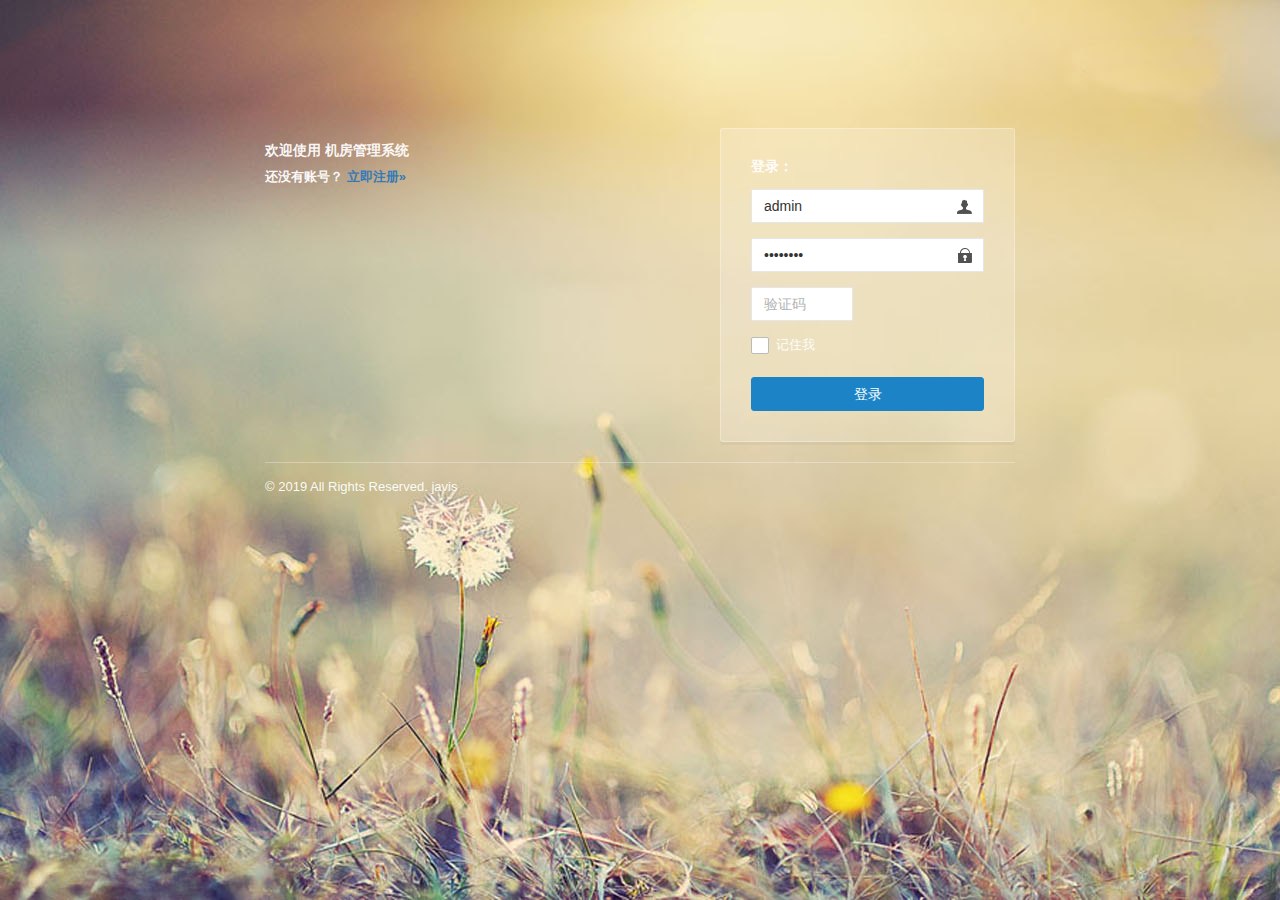
<file: src/main/resources/templates/login.html>
<!DOCTYPE html>
<html  lang="zh" xmlns:th="http://www.thymeleaf.org">
<head>
    <meta charset="utf-8">
    <meta name="viewport" content="width=device-width, initial-scale=1.0, maximum-scale=1.0">
    <title>登录系统</title>
    <meta name="description" content="若依后台管理框架">
    <link href="../static/css/bootstrap.min.css" th:href="@{/css/bootstrap.min.css}" rel="stylesheet"/>
    <link href="../static/css/font-awesome.min.css" th:href="@{/css/font-awesome.min.css}" rel="stylesheet"/>
    <link href="../static/css/style.css" th:href="@{/css/style.css}" rel="stylesheet"/>
    <link href="../static/css/login.min.css" th:href="@{/css/login.min.css}" rel="stylesheet"/>
    <link href="../static/ruoyi/css/ry-ui.css" th:href="@{/ruoyi/css/ry-ui.css?v=4.5.1}" rel="stylesheet"/>
    <!-- 360浏览器急速模式 -->
    <meta name="renderer" content="webkit">
    <!-- 避免IE使用兼容模式 -->
    <meta http-equiv="X-UA-Compatible" content="IE=edge">
    <link rel="shortcut icon" href="../static/favicon.ico" th:href="@{favicon.ico}"/>
    <style type="text/css">label.error { position:inherit;  }</style>
    <script>
        if(window.top!==window.self){alert('未登录或登录超时。请重新登录');window.top.location=window.location};
    </script>
</head>
<body class="signin">
    <div class="signinpanel">
        <div class="row">
            <div class="col-sm-7">
                <div class="signin-info">
                    <div class="logopanel m-b">
                        
                    </div>
                    <div class="m-b"></div>
                    <h4>欢迎使用 <strong>机房管理系统</strong></h4>
                    <strong th:if="${@config.getKey('sys.account.registerUser')}">还没有账号？ <a th:href="@{/register}">立即注册&raquo;</a></strong>
                </div>
            </div>
            <div class="col-sm-5">
                <form id="signupForm" autocomplete="off">
                    <h4 class="no-margins">登录：</h4>
                    <input type="text"     name="username" class="form-control uname"     placeholder="用户名" value="admin"    />
                    <input type="password" name="password" class="form-control pword"     placeholder="密码"   value="admin123" />
					<div class="row m-t" th:if="${captchaEnabled==true}">
						<div class="col-xs-6">
						    <input type="text" name="validateCode" class="form-control code" placeholder="验证码" maxlength="5" />
						</div>
						<div class="col-xs-6">
							<a href="javascript:void(0);" title="点击更换验证码">
								<img th:src="@{captcha/captchaImage(type=${captchaType})}" class="imgcode" width="85%"/>
							</a>
						</div>
					</div>
                    <div class="checkbox-custom" th:classappend="${captchaEnabled==false} ? 'm-t'">
				        <input type="checkbox" id="rememberme" name="rememberme"> <label for="rememberme">记住我</label>
				    </div>
                    <button class="btn btn-success btn-block" id="btnSubmit" data-loading="正在验证登录，请稍后...">登录</button>
                </form>
            </div>
        </div>
        <div class="signup-footer">
            <div class="pull-left">
                &copy; 2019 All Rights Reserved. javis <br>
            </div>
        </div>
    </div>
<script th:inline="javascript"> var ctx = [[@{/}]]; var captchaType = [[${captchaType}]]; </script>
<!-- 全局js -->
<script src="../static/js/jquery.min.js" th:src="@{/js/jquery.min.js}"></script>
<script src="../static/js/bootstrap.min.js" th:src="@{/js/bootstrap.min.js}"></script>
<!-- 验证插件 -->
<script src="../static/ajax/libs/validate/jquery.validate.min.js" th:src="@{/ajax/libs/validate/jquery.validate.min.js}"></script>
<script src="../static/ajax/libs/validate/messages_zh.min.js" th:src="@{/ajax/libs/validate/messages_zh.min.js}"></script>
<script src="../static/ajax/libs/layer/layer.min.js" th:src="@{/ajax/libs/layer/layer.min.js}"></script>
<script src="../static/ajax/libs/blockUI/jquery.blockUI.js" th:src="@{/ajax/libs/blockUI/jquery.blockUI.js}"></script>
<script src="../static/ruoyi/js/ry-ui.js" th:src="@{/ruoyi/js/ry-ui.js?v=4.5.1}"></script>
<script src="../static/ruoyi/login.js" th:src="@{/ruoyi/login.js}"></script>
</body>
</html>
</file>
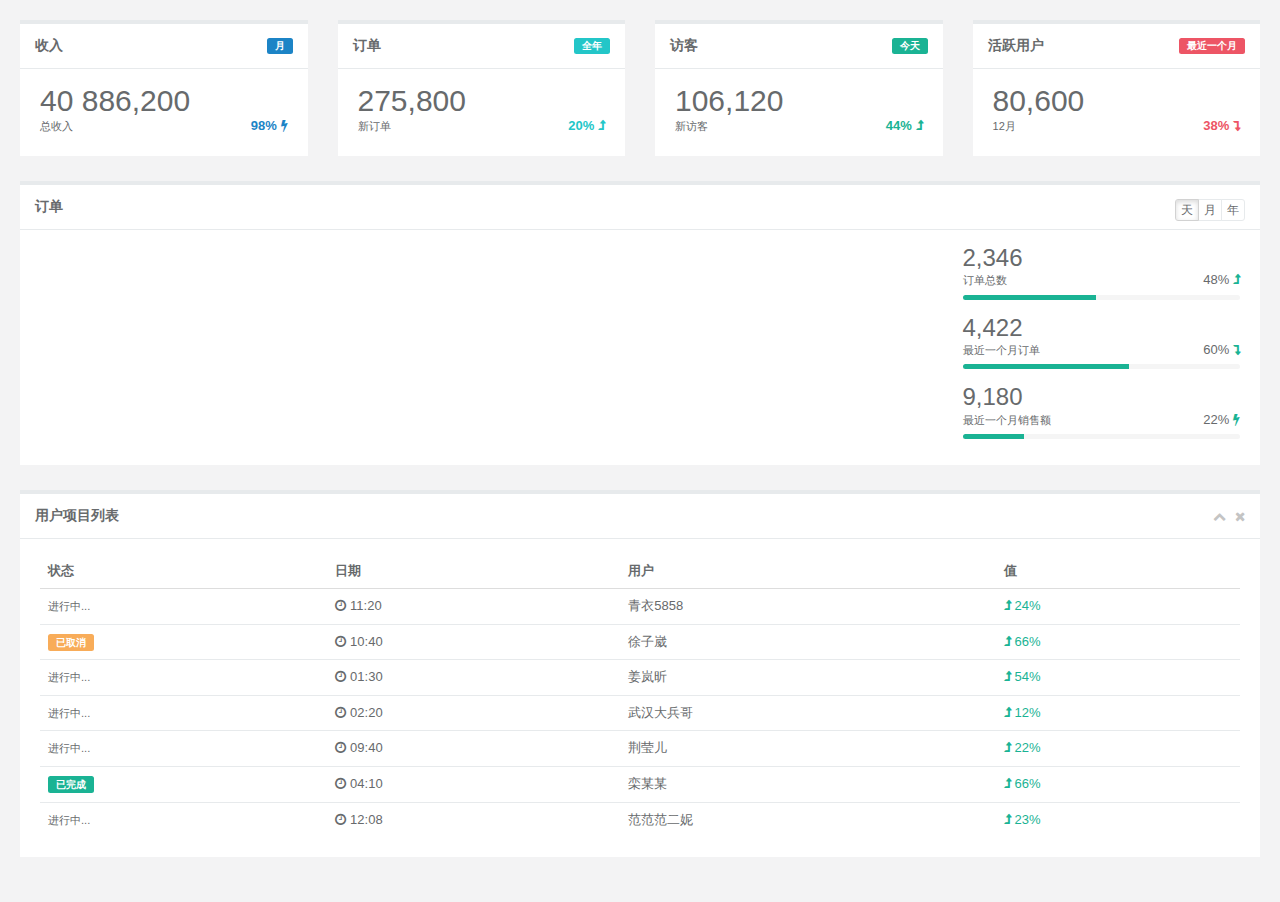
<file: src/main/resources/templates/main_v1.html>
<!DOCTYPE html>
<html lang="zh" xmlns:th="http://www.thymeleaf.org">
<head>
    <meta charset="utf-8">
    <meta name="viewport" content="width=device-width, initial-scale=1.0">
    <title>统计</title>
    <link rel="shortcut icon" href="favicon.ico">
    <link href="../static/css/bootstrap.min.css" th:href="@{/css/bootstrap.min.css}" rel="stylesheet"/>
    <link href="../static/css/font-awesome.min.css" th:href="@{/css/font-awesome.min.css}" rel="stylesheet"/>
    <link href="../static/css/main/animate.min.css" th:href="@{/css/main/animate.min.css}" rel="stylesheet"/>
    <link href="../static/css/main/style.min862f.css" th:href="@{/css/main/style.min862f.css}" rel="stylesheet"/>
</head>

<body class="gray-bg">
    <div class="wrapper wrapper-content">

        <div class="row">
            <div class="col-sm-3">
                <div class="ibox float-e-margins">
                    <div class="ibox-title">
                        <span class="label label-success pull-right">月</span>
                        <h5>收入</h5>
                    </div>
                    <div class="ibox-content">
                        <h1 class="no-margins">40 886,200</h1>
                        <div class="stat-percent font-bold text-success">98% <i class="fa fa-bolt"></i>
                        </div>
                        <small>总收入</small>
                    </div>
                </div>
            </div>
            <div class="col-sm-3">
                <div class="ibox float-e-margins">
                    <div class="ibox-title">
                        <span class="label label-info pull-right">全年</span>
                        <h5>订单</h5>
                    </div>
                    <div class="ibox-content">
                        <h1 class="no-margins">275,800</h1>
                        <div class="stat-percent font-bold text-info">20% <i class="fa fa-level-up"></i>
                        </div>
                        <small>新订单</small>
                    </div>
                </div>
            </div>
            <div class="col-sm-3">
                <div class="ibox float-e-margins">
                    <div class="ibox-title">
                        <span class="label label-primary pull-right">今天</span>
                        <h5>访客</h5>
                    </div>
                    <div class="ibox-content">
                        <h1 class="no-margins">106,120</h1>
                        <div class="stat-percent font-bold text-navy">44% <i class="fa fa-level-up"></i>
                        </div>
                        <small>新访客</small>
                    </div>
                </div>
            </div>
            <div class="col-sm-3">
                <div class="ibox float-e-margins">
                    <div class="ibox-title">
                        <span class="label label-danger pull-right">最近一个月</span>
                        <h5>活跃用户</h5>
                    </div>
                    <div class="ibox-content">
                        <h1 class="no-margins">80,600</h1>
                        <div class="stat-percent font-bold text-danger">38% <i class="fa fa-level-down"></i>
                        </div>
                        <small>12月</small>
                    </div>
                </div>
            </div>
        </div>
        
        <div class="row">
            <div class="col-sm-12">
                <div class="ibox float-e-margins">
                    <div class="ibox-title">
                        <h5>订单</h5>
                        <div class="pull-right">
                            <div class="btn-group">
                                <button type="button" class="btn btn-xs btn-white active">天</button>
                                <button type="button" class="btn btn-xs btn-white">月</button>
                                <button type="button" class="btn btn-xs btn-white">年</button>
                            </div>
                        </div>
                    </div>
                    <div class="ibox-content">
                        <div class="row">
                            <div class="col-sm-9">
                                <div class="flot-chart">
                                    <div class="flot-chart-content" id="flot-dashboard-chart"></div>
                                </div>
                            </div>
                            <div class="col-sm-3">
                                <ul class="stat-list">
                                    <li>
                                        <h2 class="no-margins">2,346</h2>
                                        <small>订单总数</small>
                                        <div class="stat-percent">48% <i class="fa fa-level-up text-navy"></i>
                                        </div>
                                        <div class="progress progress-mini">
                                            <div style="width: 48%;" class="progress-bar"></div>
                                        </div>
                                    </li>
                                    <li>
                                        <h2 class="no-margins ">4,422</h2>
                                        <small>最近一个月订单</small>
                                        <div class="stat-percent">60% <i class="fa fa-level-down text-navy"></i>
                                        </div>
                                        <div class="progress progress-mini">
                                            <div style="width: 60%;" class="progress-bar"></div>
                                        </div>
                                    </li>
                                    <li>
                                        <h2 class="no-margins ">9,180</h2>
                                        <small>最近一个月销售额</small>
                                        <div class="stat-percent">22% <i class="fa fa-bolt text-navy"></i>
                                        </div>
                                        <div class="progress progress-mini">
                                            <div style="width: 22%;" class="progress-bar"></div>
                                        </div>
                                    </li>
                                 </ul>
                            </div>
                        </div>
                    </div>
                </div>
            </div>
        </div>
        
        <div class="row">
            <div class="col-sm-12">
                <div class="ibox float-e-margins">
                    <div class="ibox-title">
                        <h5>用户项目列表</h5>
                        <div class="ibox-tools">
                            <a class="collapse-link">
                                <i class="fa fa-chevron-up"></i>
                            </a>
                            <a class="close-link">
                                <i class="fa fa-times"></i>
                            </a>
                        </div>
                    </div>
                    <div class="ibox-content">
                        <table class="table table-hover no-margins">
                            <thead>
                                <tr>
                                    <th>状态</th>
                                    <th>日期</th>
                                    <th>用户</th>
                                    <th>值</th>
                                </tr>
                            </thead>
                            <tbody>
                                <tr>
                                    <td><small>进行中...</small>
                                    </td>
                                    <td><i class="fa fa-clock-o"></i> 11:20</td>
                                    <td>青衣5858</td>
                                    <td class="text-navy"> <i class="fa fa-level-up"></i> 24%</td>
                                </tr>
                                <tr>
                                    <td><span class="label label-warning">已取消</span>
                                    </td>
                                    <td><i class="fa fa-clock-o"></i> 10:40</td>
                                    <td>徐子崴</td>
                                    <td class="text-navy"> <i class="fa fa-level-up"></i> 66%</td>
                                </tr>
                                <tr>
                                    <td><small>进行中...</small>
                                    </td>
                                    <td><i class="fa fa-clock-o"></i> 01:30</td>
                                    <td>姜岚昕</td>
                                    <td class="text-navy"> <i class="fa fa-level-up"></i> 54%</td>
                                </tr>
                                <tr>
                                    <td><small>进行中...</small>
                                    </td>
                                    <td><i class="fa fa-clock-o"></i> 02:20</td>
                                    <td>武汉大兵哥</td>
                                    <td class="text-navy"> <i class="fa fa-level-up"></i> 12%</td>
                                </tr>
                                <tr>
                                    <td><small>进行中...</small>
                                    </td>
                                    <td><i class="fa fa-clock-o"></i> 09:40</td>
                                    <td>荆莹儿</td>
                                    <td class="text-navy"> <i class="fa fa-level-up"></i> 22%</td>
                                </tr>
                                <tr>
                                    <td><span class="label label-primary">已完成</span>
                                    </td>
                                    <td><i class="fa fa-clock-o"></i> 04:10</td>
                                    <td>栾某某</td>
                                    <td class="text-navy"> <i class="fa fa-level-up"></i> 66%</td>
                                </tr>
                                <tr>
                                    <td><small>进行中...</small>
                                    </td>
                                    <td><i class="fa fa-clock-o"></i> 12:08</td>
                                    <td>范范范二妮</td>
                                    <td class="text-navy"> <i class="fa fa-level-up"></i> 23%</td>
                                </tr>
                            </tbody>
                        </table>
                    </div>
                </div>
            </div>
         </div>
      </div>
    </div>
    <script th:src="@{/js/jquery.min.js}"></script>
    <script th:src="@{/js/bootstrap.min.js}"></script>
    <script th:src="@{/ajax/libs/flot/jquery.flot.js}"></script>
    
    <th:block th:include="include :: sparkline-js" />
    <script type="text/javascript">
	    $(document).ready(function () {
	        var data2 = [
	            [gd(2012, 1, 1), 7], [gd(2012, 1, 2), 6], [gd(2012, 1, 3), 4], [gd(2012, 1, 4), 8],
	            [gd(2012, 1, 5), 9], [gd(2012, 1, 6), 7], [gd(2012, 1, 7), 5], [gd(2012, 1, 8), 4],
	            [gd(2012, 1, 9), 7], [gd(2012, 1, 10), 8], [gd(2012, 1, 11), 9], [gd(2012, 1, 12), 6],
	            [gd(2012, 1, 13), 4], [gd(2012, 1, 14), 5], [gd(2012, 1, 15), 11], [gd(2012, 1, 16), 8],
	            [gd(2012, 1, 17), 8], [gd(2012, 1, 18), 11], [gd(2012, 1, 19), 11], [gd(2012, 1, 20), 6],
	            [gd(2012, 1, 21), 6], [gd(2012, 1, 22), 8], [gd(2012, 1, 23), 11], [gd(2012, 1, 24), 13],
	            [gd(2012, 1, 25), 7], [gd(2012, 1, 26), 9], [gd(2012, 1, 27), 9], [gd(2012, 1, 28), 8],
	            [gd(2012, 1, 29), 5], [gd(2012, 1, 30), 8], [gd(2012, 1, 31), 25]
	        ];
	
	        var data3 = [
	            [gd(2012, 1, 1), 800], [gd(2012, 1, 2), 500], [gd(2012, 1, 3), 600], [gd(2012, 1, 4), 700],
	            [gd(2012, 1, 5), 500], [gd(2012, 1, 6), 456], [gd(2012, 1, 7), 800], [gd(2012, 1, 8), 589],
	            [gd(2012, 1, 9), 467], [gd(2012, 1, 10), 876], [gd(2012, 1, 11), 689], [gd(2012, 1, 12), 700],
	            [gd(2012, 1, 13), 500], [gd(2012, 1, 14), 600], [gd(2012, 1, 15), 700], [gd(2012, 1, 16), 786],
	            [gd(2012, 1, 17), 345], [gd(2012, 1, 18), 888], [gd(2012, 1, 19), 888], [gd(2012, 1, 20), 888],
	            [gd(2012, 1, 21), 987], [gd(2012, 1, 22), 444], [gd(2012, 1, 23), 999], [gd(2012, 1, 24), 567],
	            [gd(2012, 1, 25), 786], [gd(2012, 1, 26), 666], [gd(2012, 1, 27), 888], [gd(2012, 1, 28), 900],
	            [gd(2012, 1, 29), 178], [gd(2012, 1, 30), 555], [gd(2012, 1, 31), 993]
	        ];
	
	
	        var dataset = [
	            {
	                label: "订单数",
	                data: data3,
	                color: "#1ab394",
	                bars: {
	                    show: true,
	                    align: "center",
	                    barWidth: 24 * 60 * 60 * 600,
	                    lineWidth: 0
	                }
	
	            }, {
	                label: "付款数",
	                data: data2,
	                yaxis: 2,
	                color: "#464f88",
	                lines: {
	                    lineWidth: 1,
	                    show: true,
	                    fill: true,
	                    fillColor: {
	                        colors: [{
	                            opacity: 0.2
	                        }, {
	                            opacity: 0.2
	                        }]
	                    }
	                },
	                splines: {
	                    show: false,
	                    tension: 0.6,
	                    lineWidth: 1,
	                    fill: 0.1
	                },
	            }
	        ];
	
	
	        var options = {
	            xaxis: {
	                mode: "time",
	                tickSize: [3, "day"],
	                tickLength: 0,
	                axisLabel: "Date",
	                axisLabelUseCanvas: true,
	                axisLabelFontSizePixels: 12,
	                axisLabelFontFamily: 'Arial',
	                axisLabelPadding: 10,
	                color: "#838383"
	            },
	            yaxes: [{
	                    position: "left",
	                    max: 1070,
	                    color: "#838383",
	                    axisLabelUseCanvas: true,
	                    axisLabelFontSizePixels: 12,
	                    axisLabelFontFamily: 'Arial',
	                    axisLabelPadding: 3
	            }, {
	                    position: "right",
	                    clolor: "#838383",
	                    axisLabelUseCanvas: true,
	                    axisLabelFontSizePixels: 12,
	                    axisLabelFontFamily: ' Arial',
	                    axisLabelPadding: 67
	            }
	            ],
	            legend: {
	                noColumns: 1,
	                labelBoxBorderColor: "#000000",
	                position: "nw"
	            },
	            grid: {
	                hoverable: false,
	                borderWidth: 0,
	                color: '#838383'
	            }
	        };
	
	        function gd(year, month, day) {
	            return new Date(year, month - 1, day).getTime();
	        }
	
	        var previousPoint = null,
	            previousLabel = null;
	
	        $.plot($("#flot-dashboard-chart"), dataset, options);
	    });
    </script>
</body>
</html>
</file>
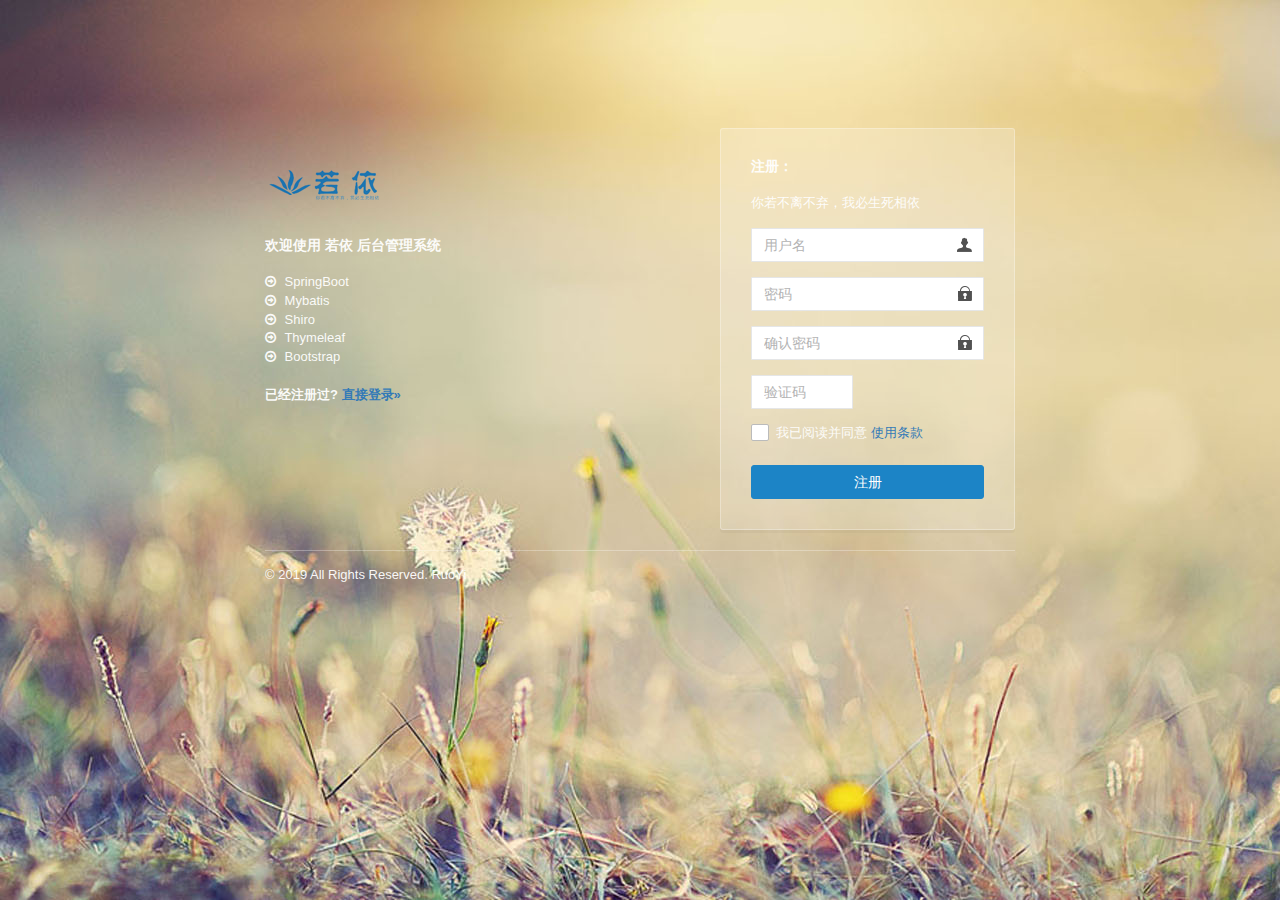
<file: src/main/resources/templates/register.html>
<!DOCTYPE html>
<html  lang="zh" xmlns:th="http://www.thymeleaf.org">
<head>
    <meta charset="utf-8">
    <meta name="viewport" content="width=device-width, initial-scale=1.0, maximum-scale=1.0">
    <title>注册若依系统</title>
    <meta name="description" content="若依后台管理框架">
    <link href="../static/css/bootstrap.min.css" th:href="@{/css/bootstrap.min.css}" rel="stylesheet"/>
    <link href="../static/css/font-awesome.min.css" th:href="@{/css/font-awesome.min.css}" rel="stylesheet"/>
    <link href="../static/css/style.css" th:href="@{/css/style.css}" rel="stylesheet"/>
    <link href="../static/css/login.min.css" th:href="@{/css/login.min.css}" rel="stylesheet"/>
    <link href="../static/ruoyi/css/ry-ui.css" th:href="@{/ruoyi/css/ry-ui.css?v=4.5.1}" rel="stylesheet"/>
    <!-- 360浏览器急速模式 -->
    <meta name="renderer" content="webkit">
    <!-- 避免IE使用兼容模式 -->
    <meta http-equiv="X-UA-Compatible" content="IE=edge">
    <link rel="shortcut icon" href="../static/favicon.ico" th:href="@{favicon.ico}"/>
    <style type="text/css">label.error { position:inherit;  }</style>
</head>
<body class="signin">
    <div class="signinpanel">
        <div class="row">
            <div class="col-sm-7">
                <div class="signin-info">
                    <div class="logopanel m-b">
                        <h1><img alt="[ 若依 ]" src="../static/ruoyi.png" th:src="@{/ruoyi.png}"></h1>
                    </div>
                    <div class="m-b"></div>
                    <h4>欢迎使用 <strong>若依 后台管理系统</strong></h4>
                    <ul class="m-b">
                        <li><i class="fa fa-arrow-circle-o-right m-r-xs"></i> SpringBoot</li>
                        <li><i class="fa fa-arrow-circle-o-right m-r-xs"></i> Mybatis</li>
                        <li><i class="fa fa-arrow-circle-o-right m-r-xs"></i> Shiro</li>
                        <li><i class="fa fa-arrow-circle-o-right m-r-xs"></i> Thymeleaf</li>
                        <li><i class="fa fa-arrow-circle-o-right m-r-xs"></i> Bootstrap</li>
                    </ul>
                    <strong>已经注册过? <a th:href="@{/login}">直接登录&raquo;</a></strong>
                </div>
            </div>
            <div class="col-sm-5">
                <form id="registerForm" autocomplete="off">
                    <h4 class="no-margins">注册：</h4>
                    <p class="m-t-md">你若不离不弃，我必生死相依</p>
                    <input type="text"     name="username" class="form-control uname"         placeholder="用户名"   maxlength="20" />
                    <input type="password" name="password" class="form-control pword"         placeholder="密码"     maxlength="20" />
                    <input type="password" name="confirmPassword" class="form-control pword"  placeholder="确认密码" maxlength="20" />
					<div class="row m-t" th:if="${captchaEnabled==true}">
						<div class="col-xs-6">
						    <input type="text" name="validateCode" class="form-control code"  placeholder="验证码"   maxlength="5" >
						</div>
						<div class="col-xs-6">
							<a href="javascript:void(0);" title="点击更换验证码">
								<img th:src="@{captcha/captchaImage(type=${captchaType})}" class="imgcode" width="85%"/>
							</a>
						</div>
					</div>
                    <div class="checkbox-custom" th:classappend="${captchaEnabled==false} ? 'm-t'">
				        <input type="checkbox" id="acceptTerm" name="acceptTerm"> <label for="acceptTerm">我已阅读并同意</label>
				        <a href="https://gitee.com/y_project/RuoYi/blob/master/README.md" target="_blank">使用条款</a>
				    </div>
                    <button class="btn btn-success btn-block" id="btnSubmit" data-loading="正在验证注册，请稍后...">注册</button>
                </form>
            </div>
        </div>
        <div class="signup-footer">
            <div class="pull-left">
                &copy; 2019 All Rights Reserved. RuoYi <br>
            </div>
        </div>
    </div>
<script th:inline="javascript"> var ctx = [[@{/}]]; var captchaType = [[${captchaType}]]; </script>
<!-- 全局js -->
<script src="../static/js/jquery.min.js" th:src="@{/js/jquery.min.js}"></script>
<script src="../static/js/bootstrap.min.js" th:src="@{/js/bootstrap.min.js}"></script>
<!-- 验证插件 -->
<script src="../static/ajax/libs/validate/jquery.validate.min.js" th:src="@{/ajax/libs/validate/jquery.validate.min.js}"></script>
<script src="../static/ajax/libs/validate/messages_zh.min.js" th:src="@{/ajax/libs/validate/messages_zh.min.js}"></script>
<script src="../static/ajax/libs/layer/layer.min.js" th:src="@{/ajax/libs/layer/layer.min.js}"></script>
<script src="../static/ajax/libs/blockUI/jquery.blockUI.js" th:src="@{/ajax/libs/blockUI/jquery.blockUI.js}"></script>
<script src="../static/ruoyi/js/ry-ui.js" th:src="@{/ruoyi/js/ry-ui.js?v=4.5.1}"></script>
<script src="../static/ruoyi/register.js" th:src="@{/ruoyi/register.js}"></script>
</body>
</html>
</file>
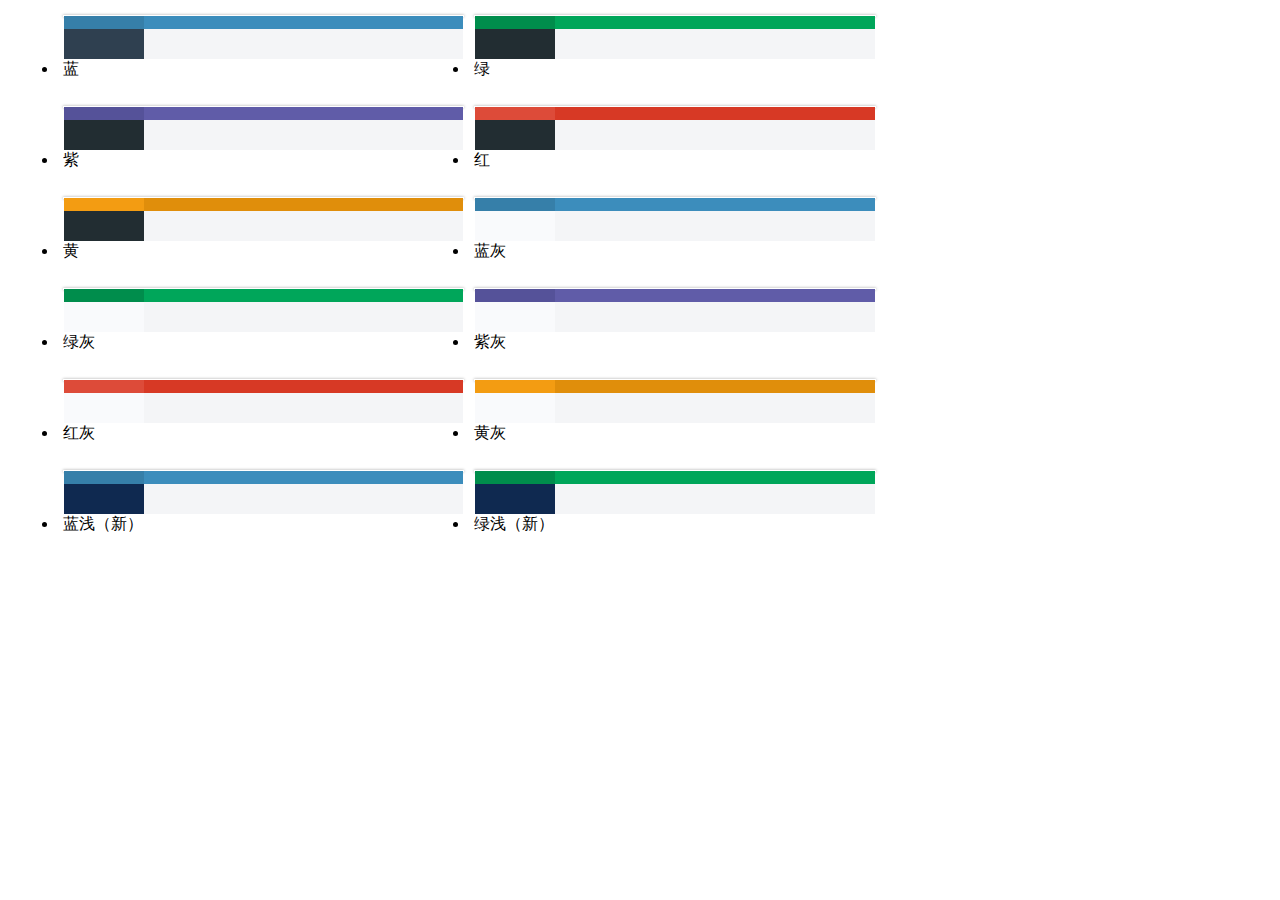
<file: src/main/resources/templates/skin.html>
<!DOCTYPE html>
<html  lang="zh" xmlns:th="http://www.thymeleaf.org">
<head>
    <meta charset="utf-8">
    <meta name="viewport" content="width=device-width, initial-scale=1.0">
    <meta name="renderer" content="webkit">
    <title>主题选择</title>
    <!--[if lt IE 9]>
    <meta http-equiv="refresh" content="0;ie.html"/>
    <![endif]-->
    <link rel="shortcut icon" href="../static/favicon.ico" th:href="@{favicon.ico}"/>
    <link th:href="@{/css/bootstrap.min.css}" rel="stylesheet"/>
    <link th:href="@{/css/style.css}" rel="stylesheet"/>
    <style type="text/css">
		.list-unstyled{margin:10px;}
		.full-opacity-hover{opacity:1;filter:alpha(opacity=1);border:1px solid #fff}
		.full-opacity-hover:hover{border:1px solid #f00;}
	</style>
</head>
<body class="gray-bg">
<ul class="list-unstyled clearfix">
	<li style="float:left; width: 33.33333%; padding: 5px;">
		<a href="javascript:" data-skin="skin-blue|theme-dark" style="display: block; box-shadow: 0 0 3px rgba(0,0,0,0.4)" class="clearfix full-opacity-hover">
			<span style="width: 20%; float: left; height: 13px; background: #367fa9"></span>
			<span style="width: 80%; float: left; height: 13px; background: #3c8dbc"></span>
			<span style="width: 20%; float: left; height: 30px; background: #2f4050"></span>
			<span style="width: 80%; float: left; height: 30px; background: #f4f5f7"></span>
		</a>
		<p class="text-center">蓝</p>
	</li>
	
	<li style="float:left; width: 33.33333%; padding: 5px;">
		<a href="javascript:" data-skin="skin-green|theme-dark" style="display: block; box-shadow: 0 0 3px rgba(0,0,0,0.4)" class="clearfix full-opacity-hover">
			<span style="width: 20%; float: left; height: 13px; background: #008d4c"></span>
			<span style="width: 80%; float: left; height: 13px; background: #00a65a"></span>
			<span style="width: 20%; float: left; height: 30px; background: #222d32"></span>
			<span style="width: 80%; float: left; height: 30px; background: #f4f5f7"></span>
		</a>
		<p class="text-center">绿</p>
	</li>
	
	<li style="float:left; width: 33.33333%; padding: 5px;">
		<a href="javascript:" data-skin="skin-purple|theme-dark" style="display: block; box-shadow: 0 0 3px rgba(0,0,0,0.4)" class="clearfix full-opacity-hover">
			<span style="width: 20%; float: left; height: 13px; background: #555299"></span>
			<span style="width: 80%; float: left; height: 13px; background: #605ca8"></span>
			<span style="width: 20%; float: left; height: 30px; background: #222d32"></span>
			<span style="width: 80%; float: left; height: 30px; background: #f4f5f7"></span>
		</a>
		<p class="text-center">紫</p>
	</li>
	
	<li style="float:left; width: 33.33333%; padding: 5px;">
		<a href="javascript:" data-skin="skin-red|theme-dark" style="display: block; box-shadow: 0 0 3px rgba(0,0,0,0.4)" class="clearfix full-opacity-hover">
			<span style="width: 20%; float: left; height: 13px; background: #dd4b39"></span>
			<span style="width: 80%; float: left; height: 13px; background: #d73925"></span>
			<span style="width: 20%; float: left; height: 30px; background: #222d32"></span>
			<span style="width: 80%; float: left; height: 30px; background: #f4f5f7"></span>
		</a>
		<p class="text-center">红</p>
	</li>
	
	<li style="float:left; width: 33.33333%; padding: 5px;">
		<a href="javascript:" data-skin="skin-yellow|theme-dark" style="display: block; box-shadow: 0 0 3px rgba(0,0,0,0.4)" class="clearfix full-opacity-hover">
			<span style="width: 20%; float: left; height: 13px; background: #f39c12"></span>
			<span style="width: 80%; float: left; height: 13px; background: #e08e0b"></span>
			<span style="width: 20%; float: left; height: 30px; background: #222d32"></span>
			<span style="width: 80%; float: left; height: 30px; background: #f4f5f7"></span>
		</a>
		<p class="text-center">黄</p>
	</li>
	
	<li style="float:left; width: 33.33333%; padding: 5px;">
		<a href="javascript:" data-skin="skin-blue|theme-light" style="display: block; box-shadow: 0 0 3px rgba(0,0,0,0.4)" class="clearfix full-opacity-hover">
			<span style="width: 20%; float: left; height: 13px; background: #367fa9"></span>
			<span style="width: 80%; float: left; height: 13px; background: #3c8dbc"></span>
			<span style="width: 20%; float: left; height: 30px; background: #f9fafc"></span>
			<span style="width: 80%; float: left; height: 30px; background: #f4f5f7"></span>
		</a>
		<p class="text-center">蓝灰</p>
	</li>
	
	<li style="float:left; width: 33.33333%; padding: 5px;">
		<a href="javascript:" data-skin="skin-green|theme-light" style="display: block; box-shadow: 0 0 3px rgba(0,0,0,0.4)" class="clearfix full-opacity-hover">
			<span style="width: 20%; float: left; height: 13px; background: #008d4c"></span>
			<span style="width: 80%; float: left; height: 13px; background: #00a65a"></span>
			<span style="width: 20%; float: left; height: 30px; background: #f9fafc"></span>
			<span style="width: 80%; float: left; height: 30px; background: #f4f5f7"></span>
		</a>
		<p class="text-center">绿灰</p>
	</li>
	
	<li style="float:left; width: 33.33333%; padding: 5px;">
		<a href="javascript:" data-skin="skin-purple|theme-light" style="display: block; box-shadow: 0 0 3px rgba(0,0,0,0.4)" class="clearfix full-opacity-hover">
			<span style="width: 20%; float: left; height: 13px; background: #555299"></span>
			<span style="width: 80%; float: left; height: 13px; background: #605ca8"></span>
			<span style="width: 20%; float: left; height: 30px; background: #f9fafc"></span>
			<span style="width: 80%; float: left; height: 30px; background: #f4f5f7"></span>
		</a>
		<p class="text-center">紫灰</p>
	</li>
	
	<li style="float:left; width: 33.33333%; padding: 5px;">
		<a href="javascript:" data-skin="skin-red|theme-light" style="display: block; box-shadow: 0 0 3px rgba(0,0,0,0.4)" class="clearfix full-opacity-hover">
			<span style="width: 20%; float: left; height: 13px; background: #dd4b39"></span>
			<span style="width: 80%; float: left; height: 13px; background: #d73925"></span>
			<span style="width: 20%; float: left; height: 30px; background: #f9fafc"></span>
			<span style="width: 80%; float: left; height: 30px; background: #f4f5f7"></span>
		</a>
		<p class="text-center">红灰</p>
	</li>
	
	<li style="float:left; width: 33.33333%; padding: 5px;">
		<a href="javascript:" data-skin="skin-yellow|theme-light" style="display: block; box-shadow: 0 0 3px rgba(0,0,0,0.4)" class="clearfix full-opacity-hover">
			<span style="width: 20%; float: left; height: 13px; background: #f39c12"></span>
			<span style="width: 80%; float: left; height: 13px; background: #e08e0b"></span>
			<span style="width: 20%; float: left; height: 30px; background: #f9fafc"></span>
			<span style="width: 80%; float: left; height: 30px; background: #f4f5f7"></span>
		</a>
		<p class="text-center">黄灰</p>
	</li>
	
	<li style="float:left; width: 33.33333%; padding: 5px;">
		<a href="javascript:" data-skin="skin-blue|theme-blue" style="display: block; box-shadow: 0 0 3px rgba(0,0,0,0.4)" class="clearfix full-opacity-hover">
			<span style="width: 20%; float: left; height: 13px; background: #367fa9"></span>
			<span style="width: 80%; float: left; height: 13px; background: #3c8dbc"></span>
			<span style="width: 20%; float: left; height: 30px; background: rgba(15,41,80,1)"></span>
			<span style="width: 80%; float: left; height: 30px; background: #f4f5f7"></span>
		</a>
		<p class="text-center">蓝浅（新）</p>
	</li>
	<li style="float:left; width: 33.33333%; padding: 5px;">
		<a href="javascript:" data-skin="skin-green|theme-blue" style="display: block; box-shadow: 0 0 3px rgba(0,0,0,0.4)" class="clearfix full-opacity-hover">
			<span style="width: 20%; float: left; height: 13px; background: #008d4c"></span>
			<span style="width: 80%; float: left; height: 13px; background: #00a65a"></span>
			<span style="width: 20%; float: left; height: 30px; background: rgba(15,41,80,1)"></span>
			<span style="width: 80%; float: left; height: 30px; background: #f4f5f7"></span>
		</a>
		<p class="text-center">绿浅（新）</p>
	</li>
</ul>
</body>
<script th:src="@{/js/jquery.min.js}"></script>
<script th:src="@{/ruoyi/js/common.js?v=4.5.1}"></script>
<script type="text/javascript">
//皮肤样式列表
var skins = ["skin-blue", "skin-green", "skin-purple", "skin-red", "skin-yellow"];

// 主题样式列表
var themes = ["theme-dark", "theme-light", "theme-blue"];

$("[data-skin]").on('click',
function(e) {
    var skin = $(this).data('skin');
    $.each(skins, function(i) {
        parent.$("body").removeClass(skins[i]);
    });
    $.each(themes, function(i) {
        parent.$("body").removeClass(themes[i]);
    });
    parent.$("body").addClass(skin.split('|')[0]);
    parent.$("body").addClass(skin.split('|')[1]);
    storage.set('skin', skin);
});
</script>
</html>
</file>
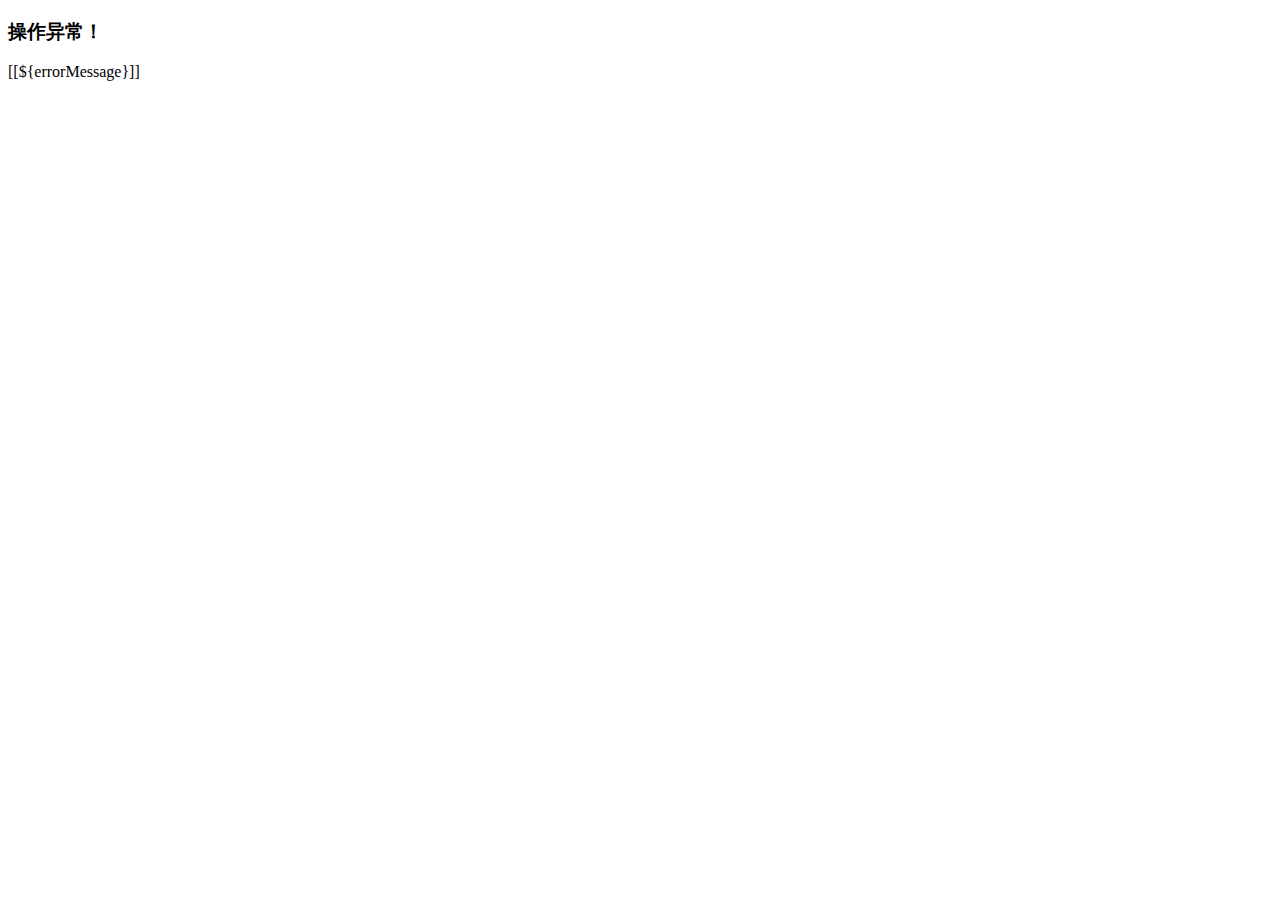
<file: src/main/resources/templates/error/business.html>
<!DOCTYPE html>
<html lang="zh">
<head>
    <meta charset="utf-8">
    <meta name="viewport" content="width=device-width, initial-scale=1.0">
    <title>RuoYi - 403</title>
	<link th:href="@{/css/bootstrap.min.css}" rel="stylesheet"/>
    <link th:href="@{/css/animate.css}" rel="stylesheet"/>
    <link th:href="@{/css/style.css}" rel="stylesheet"/>
</head>
<body class="gray-bg">
    <div class="middle-box text-center animated fadeInDown">
        <h3 class="font-bold">操作异常！</h3>

        <div class="error-desc">
            [[${errorMessage}]]
        </div>
    </div>
</body>
</html>
</file>
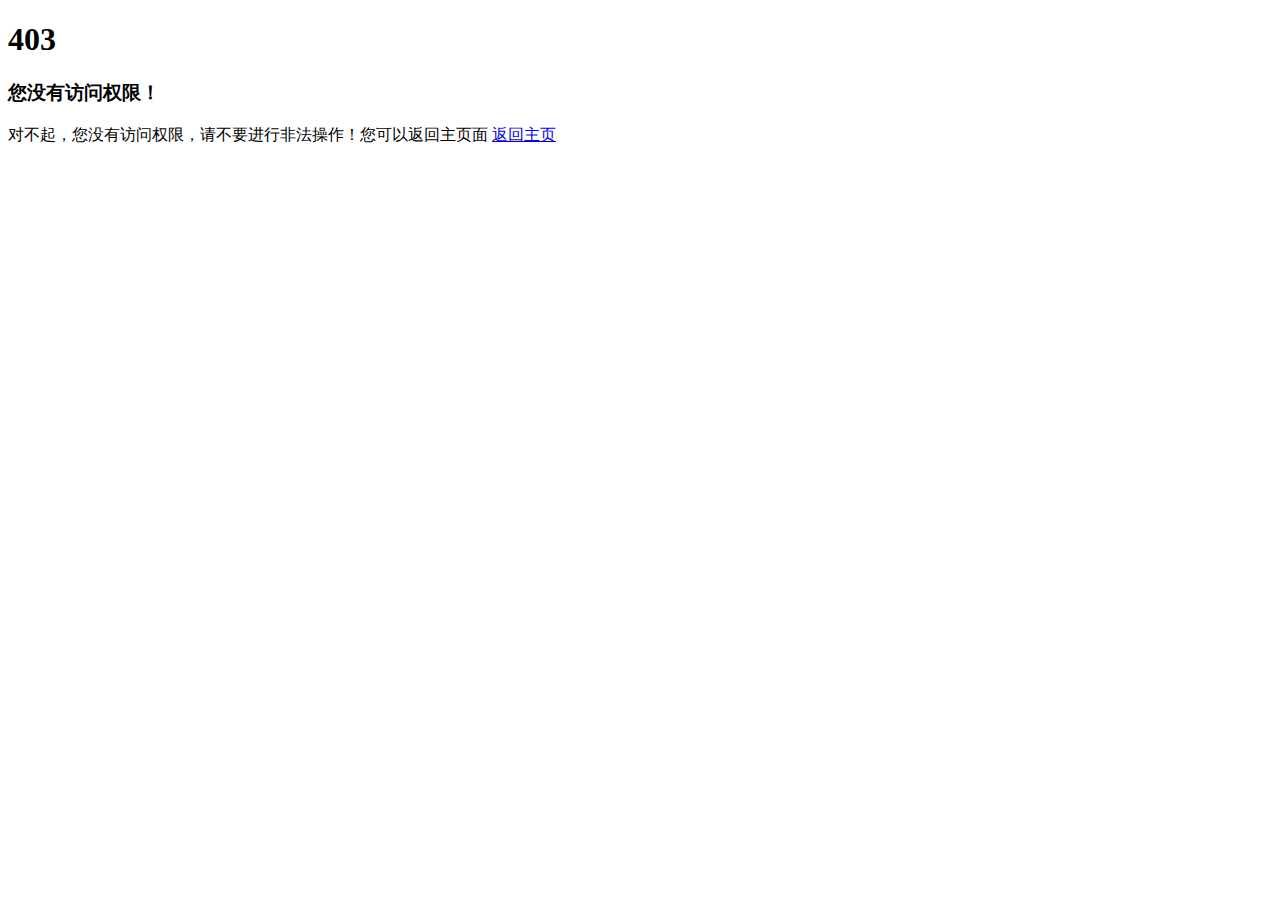
<file: src/main/resources/templates/error/unauth.html>
<!DOCTYPE html>
<html lang="zh">
<head>
    <meta charset="utf-8">
    <meta name="viewport" content="width=device-width, initial-scale=1.0">
    <title>RuoYi - 403</title>
	<link th:href="@{/css/bootstrap.min.css}" rel="stylesheet"/>
    <link th:href="@{/css/animate.css}" rel="stylesheet"/>
    <link th:href="@{/css/style.css}" rel="stylesheet"/>
</head>
<body class="gray-bg">
    <div class="middle-box text-center animated fadeInDown">
        <h1>403</h1>
        <h3 class="font-bold">您没有访问权限！</h3>

        <div class="error-desc">
                                对不起，您没有访问权限，请不要进行非法操作！您可以返回主页面
            <a href="javascript:index()" class="btn btn-outline btn-primary btn-xs">返回主页</a>
        </div>
    </div>
    <script th:inline="javascript">
      var ctx = [[@{/}]];
      function index() {
    	  window.top.location = ctx + "index";
      }
    </script>
</body>
</html>
</file>
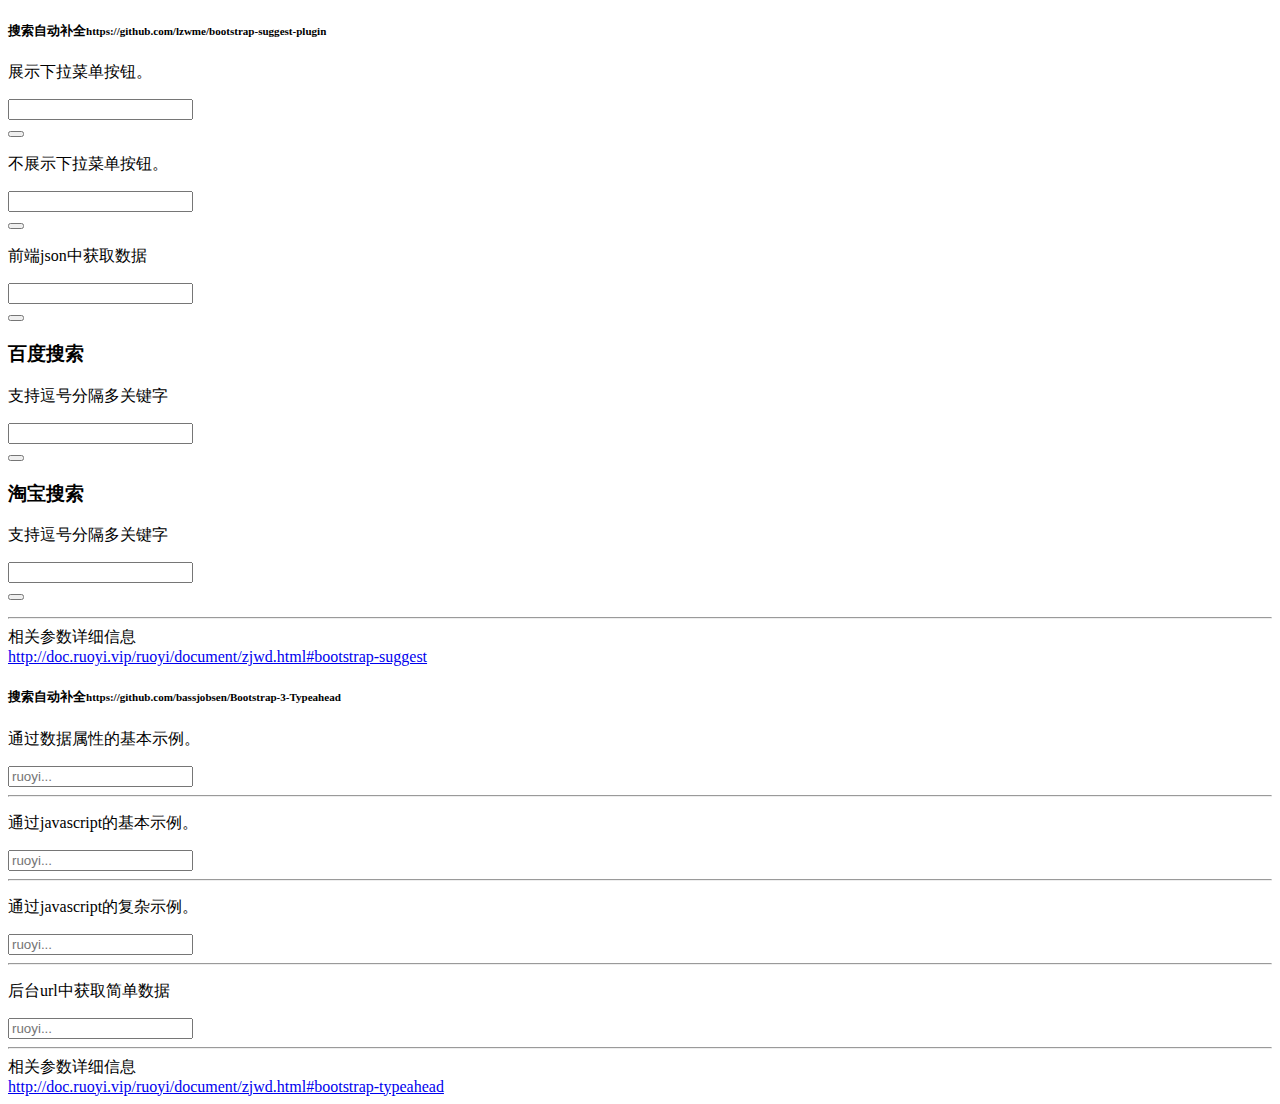
<file: src/main/resources/templates/demo/form/autocomplete.html>
<!DOCTYPE html>
<html lang="zh">
<head>
	<th:block th:include="include :: header('搜索自动补全')" />
</head>
<body class="gray-bg">
      <div class="wrapper wrapper-content animated fadeInRight">
        <div class="row">
            <div class="col-sm-6">
                <div class="ibox float-e-margins">
                    <div class="ibox-title">
                        <h5>搜索自动补全<small>https://github.com/lzwme/bootstrap-suggest-plugin</small></h5>
                    </div>  
                    <div class="ibox-content">
                        <p>展示下拉菜单按钮。</p>
                        <div class="row">
                            <div class="col-lg-6">
                                <div class="input-group">
                                    <input type="text" class="form-control" id="suggest-demo-1">
                                    <div class="input-group-btn">
                                        <button type="button" class="btn btn-white dropdown-toggle" data-toggle="dropdown">
                                            <span class="caret"></span>
                                        </button>
                                        <ul class="dropdown-menu dropdown-menu-right" role="menu">
                                        </ul>
                                    </div>
                                </div>
                            </div>
                        </div>
                        
                        <p>不展示下拉菜单按钮。</p>
                        <div class="row">
                            <div class="col-lg-6">
                                <div class="input-group">
                                    <input type="text" class="form-control" id="suggest-demo-2">
                                    <div class="input-group-btn">
                                        <button type="button" class="btn btn-white dropdown-toggle" data-toggle="dropdown">
                                            <span class="caret"></span>
                                        </button>
                                        <ul class="dropdown-menu dropdown-menu-right" role="menu">
                                        </ul>
                                    </div>
                                </div>
                            </div>
                        </div>
                        
                        <p>前端json中获取数据</p>
                        <div class="row">
                            <div class="col-lg-6">
                                <div class="input-group">
                                    <input type="text" class="form-control" id="suggest-demo-3">
                                    <div class="input-group-btn">
                                        <button type="button" class="btn btn-white dropdown-toggle" data-toggle="dropdown">
                                            <span class="caret"></span>
                                        </button>
                                        <ul class="dropdown-menu dropdown-menu-right" role="menu">
                                        </ul>
                                    </div>
                                    <!-- /btn-group -->
                                </div>
                            </div>
                        </div>
                        
                        <h3>百度搜索</h3>
                        <p>支持逗号分隔多关键字</p>
                        <div class="row">
                            <div class="col-lg-6">
                                <div class="input-group" style="width: 300px;">
                                    <input type="text" class="form-control" id="baidu">
                                    <div class="input-group-btn">
                                        <button type="button" class="btn btn-white dropdown-toggle" data-toggle="dropdown">
                                            <span class="caret"></span>
                                        </button>
                                        <ul class="dropdown-menu dropdown-menu-right" role="menu">
                                        </ul>
                                    </div>
                                    <!-- /btn-group -->
                                </div>
                            </div>
                        </div>
                        
                        <h3>淘宝搜索</h3>
                        <p>支持逗号分隔多关键字</p>
                        <div class="row">
                            <div class="col-lg-6">
                                <div class="input-group" style="width: 400px;">
                                    <input type="text" class="form-control" id="taobao">
                                    <div class="input-group-btn">
                                        <button type="button" class="btn btn-white dropdown-toggle" data-toggle="dropdown">
                                            <span class="caret"></span>
                                        </button>
                                        <ul class="dropdown-menu dropdown-menu-right" role="menu">
                                        </ul>
                                    </div>
                                    <!-- /btn-group -->
                                </div>
                            </div>
                        </div>
                        <hr>
                        <div class="form-group">
                            <label class="font-noraml">相关参数详细信息</label>
                            <div><a href="http://doc.ruoyi.vip/ruoyi/document/zjwd.html#bootstrap-suggest" target="_blank">http://doc.ruoyi.vip/ruoyi/document/zjwd.html#bootstrap-suggest</a></div>
                        </div>
                    </div>
                </div>
            </div>
            
            <div class="col-sm-6">
                <div class="ibox float-e-margins">
                    <div class="ibox-title">
                        <h5>搜索自动补全<small>https://github.com/bassjobsen/Bootstrap-3-Typeahead</small></h5>
                    </div>  
                    <div class="ibox-content">
                        <p>通过数据属性的基本示例。</p>
                        <div class="row">
                            <div class="col-lg-6">
                           	    <input type="text" placeholder="ruoyi..." data-provide="typeahead" data-source='["ruoyi 1","ruoyi 2","ruoyi 3"]' class="form-control" />
                            </div>
                        </div>
                        <hr>
                        
                        <p>通过javascript的基本示例。</p>
                        <div class="row">
                            <div class="col-lg-6">
                                <input type="text" placeholder="ruoyi..." class="form-control" id="typeahead-demo-1"/>
                            </div>
                        </div>
                        
                        <hr>
                        <p>通过javascript的复杂示例。</p>
                        <div class="row">
                            <div class="col-lg-6">
                                <input type="text" placeholder="ruoyi..." class="form-control" id="typeahead-demo-2"/>
                            </div>
                        </div>
                        
                        <hr>
                        <p>后台url中获取简单数据</p>
                        <div class="row">
                            <div class="col-lg-6">
                                <input type="text" placeholder="ruoyi..." class="form-control" id="typeahead-demo-3"/>
                            </div>
                        </div>
                        
                        <hr>
                        <div class="form-group">
                            <label class="font-noraml">相关参数详细信息</label>
                            <div><a href="http://doc.ruoyi.vip/ruoyi/document/zjwd.html#bootstrap-typeahead" target="_blank">http://doc.ruoyi.vip/ruoyi/document/zjwd.html#bootstrap-typeahead</a></div>
                        </div>
                    </div>
                </div>
            </div>
        </div>
    </div>
    <th:block th:include="include :: footer" />
    <th:block th:include="include :: bootstrap-suggest-js" />
    <th:block th:include="include :: bootstrap-typeahead-js" />
    <script type="text/javascript">
        
	    var testBsSuggest = $("#suggest-demo-1").bsSuggest({
	        url: ctx + "demo/form/userModel",
	        idField: "userId",
	        keyField: "userName"
	    }).on('onDataRequestSuccess', function (e, result) {
	        console.log('onDataRequestSuccess: ', result);
	    }).on('onSetSelectValue', function (e, keyword) {
	        console.log('onSetSelectValue: ', keyword);
	    }).on('onUnsetSelectValue', function (e) {
	        console.log("onUnsetSelectValue");
	    });
	    
	    var testBsSuggest = $("#suggest-demo-2").bsSuggest({
	        url: ctx + "demo/form/userModel",
	        showBtn: false,
	        idField: "userId",
	        keyField: "userName"
	    }).on('onDataRequestSuccess', function (e, result) {
	        console.log('onDataRequestSuccess: ', result);
	    }).on('onSetSelectValue', function (e, keyword) {
	        console.log('onSetSelectValue: ', keyword);
	    }).on('onUnsetSelectValue', function (e) {
	        console.log("onUnsetSelectValue");
	    });
	
	    //data 数据中获取
	    var testdataBsSuggest = $("#suggest-demo-3").bsSuggest({
	        indexId: 1,
	        indexKey: 2,
	        data: {
	            'value': [
	                {
	                    'userId': '1',
	                    'userCode': '1000001',
	                    'userName': '测试1',
	                    'userPhone': '15888888888'
	                },
	                {
	                    'userId': '2',
	                    'userCode': '1000002',
	                    'userName': '测试2',
	                    'userPhone': '15888888888'
	                },
	                {
	                    'userId': '3',
	                    'userCode': '1000003',
	                    'userName': '测试3',
	                    'userPhone': '15888888888'
	                },
	                {
	                    'userId': '4',
	                    'userCode': '1000004',
	                    'userName': '测试4',
	                    'userPhone': '15888888888'
	                },
	                {
	                    'userId': '5',
	                    'userCode': '1000005',
	                    'userName': '测试5',
	                    'userPhone': '15888888888'
	                }
				],
	            'defaults': 'http://ruoyi.vip'
	        }
	    });
	    
	    //百度搜索测试
	    var baiduBsSuggest = $("#baidu").bsSuggest({
	        allowNoKeyword: false, //是否允许无关键字时请求数据
	        multiWord: true, //以分隔符号分割的多关键字支持
	        separator: ",", //多关键字支持时的分隔符，默认为空格
	        getDataMethod: "url", //获取数据的方式，总是从 URL 获取
	        url: 'http://unionsug.baidu.com/su?p=3&t=' + (new Date()).getTime() + '&wd=',
	        /*优先从url ajax 请求 json 帮助数据，注意最后一个参数为关键字请求参数*/
	        jsonp: 'cb',
	        /*如果从 url 获取数据，并且需要跨域，则该参数必须设置*/
	        processData: function (json) { // url 获取数据时，对数据的处理，作为 getData 的回调函数
	            var i, len, data = {
	                value: []
	            };
	            if (!json || !json.s || json.s.length === 0) {
	                return false;
	            }
	
	            console.log(json);
	            len = json.s.length;
	
	            jsonStr = "{'value':[";
	            for (i = 0; i < len; i++) {
	                data.value.push({
	                    word: json.s[i]
	                });
	            }
	            data.defaults = 'baidu';
	
	            //字符串转化为 js 对象
	            return data;
	        }
	    });
	    
	    //淘宝搜索建议测试
	    var taobaoBsSuggest = $("#taobao").bsSuggest({
	        indexId: 2, //data.value 的第几个数据，作为input输入框的内容
	        indexKey: 1, //data.value 的第几个数据，作为input输入框的内容
	        allowNoKeyword: false, //是否允许无关键字时请求数据
	        multiWord: true, //以分隔符号分割的多关键字支持
	        separator: ",", //多关键字支持时的分隔符，默认为空格
	        getDataMethod: "url", //获取数据的方式，总是从 URL 获取
	        effectiveFieldsAlias: {
	            Id: "序号",
	            Keyword: "关键字",
	            Count: "数量"
	        },
	        showHeader: true,
	        url: 'http://suggest.taobao.com/sug?code=utf-8&extras=1&q=',
	        /*优先从url ajax 请求 json 帮助数据，注意最后一个参数为关键字请求参数*/
	        jsonp: 'callback',
	        /*如果从 url 获取数据，并且需要跨域，则该参数必须设置*/
	        processData: function (json) { // url 获取数据时，对数据的处理，作为 getData 的回调函数
	            var i, len, data = {
	                value: []
	            };
	
	            if (!json || !json.result || json.result.length == 0) {
	                return false;
	            }
	
	            console.log(json);
	            len = json.result.length;
	
	            for (i = 0; i < len; i++) {
	                data.value.push({
	                    "Id": (i + 1),
	                    "Keyword": json.result[i][0],
	                    "Count": json.result[i][1]
	                });
	            }
	            console.log(data);
	            return data;
	        }
	    });
	    
	    $('#typeahead-demo-1').typeahead({
            source: ["ruoyi 1","ruoyi 2","ruoyi 3"]
        });
	    
	    $('#typeahead-demo-2').typeahead({
            source: [
                {"name": "Afghanistan", "code": "AF", "ccn0": "040"},
                {"name": "Land Islands", "code": "AX", "ccn0": "050"},
                {"name": "Albania", "code": "AL","ccn0": "060"},
                {"name": "Algeria", "code": "DZ","ccn0": "070"}
            ]
        });
	    
	    $.get(ctx + "demo/form/collection", function(data){
	    	$("#typeahead-demo-3").typeahead({
		        source: data.value
		    });
        },'json');
    </script>
</body>
</html>
</file>
